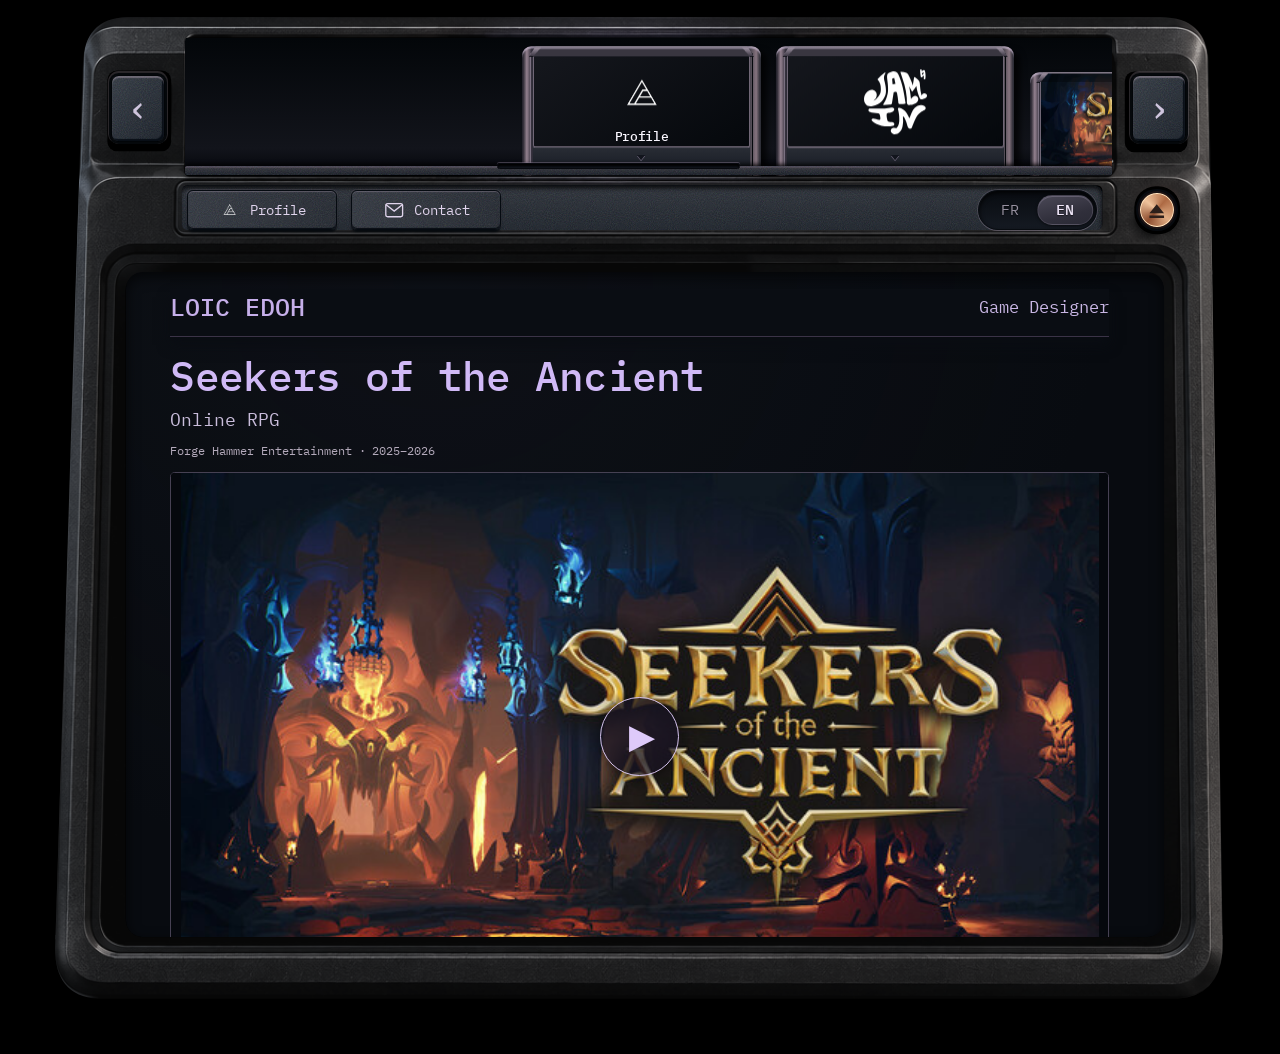
<file: index.html>
<!doctype html><html lang="fr"><head><meta charset="utf-8"><meta name="viewport" content="width=device-width,initial-scale=1"><title>Loïc Edoh — Portfolio</title><meta name="description" content="Portfolio de Loïc Edoh. Conception de jeux et de produits numériques : projets, contexte et contributions."><meta name="theme-color" content="#17181c"><meta property="og:title" content="Loïc Edoh — Portfolio"><meta property="og:description" content="Conception de jeux et de produits numériques. Projets et contributions."><link rel="icon" href="assets/logo.png"><link rel="stylesheet" href="styles/site.css?v=portfolio-console-v1"><link rel="stylesheet" href="styles/console.css?v=portfolio-console-v1"><script src="scripts/site.js?v=portfolio-console-v1" defer></script><link rel="stylesheet" href="styles/concept.css?v=uniform-years-v3"><script src="scripts/tactile.js?v=portfolio-console-v1" defer></script></head><body><a class="skip" href="#screen"><span class="fr" lang="fr">Aller au contenu</span><span class="en" lang="en">Skip to content</span></a><main class="workspace"><div class="equipment"><div class="control-well" aria-hidden="true"></div><div class="rail-sill" aria-hidden="true"></div><div class="slot-seat" aria-hidden="true"></div><div class="shell-finish" aria-hidden="true"></div><svg class="concept-shell desktop-shell" viewBox="20 70 1110 900" preserveAspectRatio="none" aria-hidden="true"><defs><mask id="desktop-shell-mask" maskUnits="userSpaceOnUse" x="0" y="0" width="1536" height="1024"><path d="M92 75H1065Q1108 75 1110 117L1123 894Q1126 948 1081 952H70Q22 952 25 899L51 119Q52 76 92 75Z" fill="white"/><rect x="147" y="94" width="872" height="130" rx="3" fill="black"/><rect x="74" y="125" width="60" height="76" rx="9" fill="black"/><rect x="1031" y="126" width="59" height="76" rx="9" fill="black"/><rect x="144" y="233" width="866" height="42" rx="5" fill="black"/><rect x="1040" y="234" width="43" height="45" rx="20" fill="black"/><rect x="91" y="315" width="977" height="579" rx="16" fill="black"/></mask></defs><defs><clipPath id="desktop-upper"><rect width="1536" height="317"/></clipPath><clipPath id="desktop-screen-stretch"><rect y="313" width="1536" height="629.32"/></clipPath><clipPath id="desktop-lower"><rect y="938.32" width="1536" height="202"/></clipPath></defs><g clip-path="url(#desktop-upper)"><image href="assets/concept.png" width="1536" height="1024" mask="url(#desktop-shell-mask)"/></g><g clip-path="url(#desktop-screen-stretch)"><g transform="translate(0 -25.2) scale(1 1.08)"><image href="assets/concept.png" width="1536" height="1024" mask="url(#desktop-shell-mask)"/></g></g><g clip-path="url(#desktop-lower)"><g transform="translate(0 46.32)"><image href="assets/concept.png" width="1536" height="1024" mask="url(#desktop-shell-mask)"/></g></g></svg><svg class="concept-shell mobile-shell" viewBox="1157 80 348 895" preserveAspectRatio="none" aria-hidden="true"><defs><mask id="mobile-shell-mask" maskUnits="userSpaceOnUse" x="0" y="0" width="1536" height="1024"><path d="M1208 88H1444Q1487 88 1488 132L1498 913Q1499 955 1458 958H1205Q1167 958 1167 915L1166 130Q1166 88 1208 88Z" fill="white"/><rect x="1231" y="112" width="180" height="145" rx="3" fill="black"/><rect x="1179" y="159" width="43" height="64" rx="6" fill="black"/><rect x="1429" y="159" width="44" height="65" rx="6" fill="black"/><rect x="1200" y="267" width="207" height="39" rx="6" fill="black"/><rect x="1423" y="266" width="42" height="43" rx="20" fill="black"/><rect x="1205" y="344" width="251" height="562" rx="8" fill="black"/></mask></defs><defs><clipPath id="mobile-upper"><rect width="1536" height="346"/></clipPath><clipPath id="mobile-screen-stretch"><rect y="342" width="1536" height="610.96"/></clipPath><clipPath id="mobile-lower"><rect y="948.96" width="1536" height="202"/></clipPath></defs><g clip-path="url(#mobile-upper)"><image href="assets/concept.png" width="1536" height="1024" mask="url(#mobile-shell-mask)"/></g><g clip-path="url(#mobile-screen-stretch)"><g transform="translate(0 -27.52) scale(1 1.08)"><image href="assets/concept.png" width="1536" height="1024" mask="url(#mobile-shell-mask)"/></g></g><g clip-path="url(#mobile-lower)"><g transform="translate(0 44.96)"><image href="assets/concept.png" width="1536" height="1024" mask="url(#mobile-shell-mask)"/></g></g></svg><section class="cartridge-module" aria-label="Cartouches / Cartridges"><div class="tray-cheek tray-cheek-left"><button id="shelf-prev" class="hardware shelf-arrow" aria-label="Cartouches précédentes / Previous cartridges" type="button">‹</button></div><div class="rack-window"><div class="cartridge-rack" id="cartridges"><div class="cartridge-slot"><a class="cartridge logo-cart" href="#profile" data-project="profile" aria-controls="profile" aria-expanded="false" aria-label="Profil"><span class="cart-ribs" aria-hidden="true"><img src="assets/logo.png" alt=""></span><span class="cart-label"><img src="assets/logo.png" alt="" loading="eager"><strong><span class="fr" lang="fr">Profil</span><span class="en" lang="en">Profile</span></strong></span><span class="cart-base" aria-hidden="true"><svg viewBox="0 0 24 24"><path d="M5 8h14l-7 9z"/></svg></span></a><span class="selection-light" aria-hidden="true"></span></div><div class="cartridge-slot"><a class="cartridge logo-cart jam-cart" href="#jam-in" data-project="jam-in" aria-controls="jam-in" aria-expanded="false" aria-label="Jam-In"><span class="cart-ribs" aria-hidden="true"><img src="assets/featured/jam-in-logo.svg" alt=""></span><span class="cart-label"><img src="assets/featured/jam-in-logo.svg" alt="" loading="eager"></span><span class="cart-base" aria-hidden="true"><svg viewBox="0 0 24 24"><path d="M5 8h14l-7 9z"/></svg></span></a><span class="selection-light" aria-hidden="true"></span></div><div class="cartridge-slot"><a class="cartridge seekers-cart" href="#seekers" data-project="seekers" aria-controls="seekers" aria-expanded="false" aria-label="Seekers of the Ancient"><span class="cart-ribs" aria-hidden="true"><img src="assets/featured/seekers-header.jpg" alt=""></span><span class="cart-label"><img src="assets/featured/seekers-header.jpg" alt="" loading="eager"></span><span class="cart-base" aria-hidden="true"><svg viewBox="0 0 24 24"><path d="M5 8h14l-7 9z"/></svg></span></a><span class="selection-light" aria-hidden="true"></span></div><div class="cartridge-slot"><a class="cartridge" href="#lucky-luke" data-project="lucky-luke" aria-controls="lucky-luke" aria-expanded="false" aria-label="Lucky Luke: Panique au Saloon"><span class="cart-ribs" aria-hidden="true"><img src="assets/portfolio/page-5-0.png" alt=""></span><span class="cart-label"><img src="assets/portfolio/page-5-0.png" alt="" loading="eager"></span><span class="cart-base" aria-hidden="true"><svg viewBox="0 0 24 24"><path d="M5 8h14l-7 9z"/></svg></span></a><span class="selection-light" aria-hidden="true"></span></div><div class="cartridge-slot"><a class="cartridge" href="#heavy-skits" data-project="heavy-skits" aria-controls="heavy-skits" aria-expanded="false" aria-label="Heavy Skits"><span class="cart-ribs" aria-hidden="true"><img src="assets/game-covers/heavy-skits.png" alt=""></span><span class="cart-label"><img src="assets/game-covers/heavy-skits.png" alt="" loading="eager"></span><span class="cart-base" aria-hidden="true"><svg viewBox="0 0 24 24"><path d="M5 8h14l-7 9z"/></svg></span></a><span class="selection-light" aria-hidden="true"></span></div><div class="cartridge-slot"><a class="cartridge" href="#airship-city" data-project="airship-city" aria-controls="airship-city" aria-expanded="false" aria-label="Airship City"><span class="cart-ribs" aria-hidden="true"><img src="assets/game-covers/airship-city.png" alt=""></span><span class="cart-label"><img src="assets/game-covers/airship-city.png" alt="" loading="eager"></span><span class="cart-base" aria-hidden="true"><svg viewBox="0 0 24 24"><path d="M5 8h14l-7 9z"/></svg></span></a><span class="selection-light" aria-hidden="true"></span></div><div class="cartridge-slot"><a class="cartridge" href="#delivered-with-care" data-project="delivered-with-care" aria-controls="delivered-with-care" aria-expanded="false" aria-label="Delivered With Care"><span class="cart-ribs" aria-hidden="true"><img src="assets/game-covers/dwc.png" alt=""></span><span class="cart-label"><img src="assets/game-covers/dwc.png" alt="" loading="eager"></span><span class="cart-base" aria-hidden="true"><svg viewBox="0 0 24 24"><path d="M5 8h14l-7 9z"/></svg></span></a><span class="selection-light" aria-hidden="true"></span></div><div class="cartridge-slot"><a class="cartridge" href="#greedy-bubble" data-project="greedy-bubble" aria-controls="greedy-bubble" aria-expanded="false" aria-label="Greedy Bubble"><span class="cart-ribs" aria-hidden="true"><img src="assets/game-covers/greedy-bubble.png" alt=""></span><span class="cart-label"><img src="assets/game-covers/greedy-bubble.png" alt="" loading="eager"></span><span class="cart-base" aria-hidden="true"><svg viewBox="0 0 24 24"><path d="M5 8h14l-7 9z"/></svg></span></a><span class="selection-light" aria-hidden="true"></span></div><div class="cartridge-slot"><a class="cartridge logo-cart contact-cart" href="#contact-panel" data-project="contact-panel" aria-controls="contact-panel" aria-expanded="false" aria-label="Contact"><span class="cart-ribs" aria-hidden="true"></span><span class="cart-label"><svg viewBox="0 0 24 24" aria-hidden="true"><rect x="3" y="5" width="18" height="14" rx="2"/><path d="m3 6 9 7 9-7"/></svg><strong>Contact</strong></span><span class="cart-base" aria-hidden="true"><svg viewBox="0 0 24 24"><path d="M5 8h14l-7 9z"/></svg></span></a><span class="selection-light" aria-hidden="true"></span></div></div><div class="module-lip" aria-hidden="true"></div></div><div class="tray-cheek tray-cheek-right"><button id="shelf-next" class="hardware shelf-arrow" aria-label="Cartouches suivantes / Next cartridges" type="button">›</button></div></section><div class="monitor-foot" aria-hidden="true"></div><section class="monitor" aria-label="Portfolio"><div class="control-deck"><div class="navigation-keys"><button id="profile-shortcut" class="hardware profile-key" type="button" aria-label="Profil / Profile"><img class="personal-logo" src="assets/logo.png" alt=""><span class="fr" lang="fr">Profil</span><span class="en" lang="en">Profile</span></button><button id="contact-shortcut" class="hardware contact-key" type="button" aria-controls="contact-panel" aria-label="Contact"><svg viewBox="0 0 24 24" aria-hidden="true"><rect x="3" y="5" width="18" height="14" rx="2"/><path d="m3 6 9 7 9-7"/></svg><span class="contact-caption">Contact</span></button><div class="speaker" aria-hidden="true"></div><div class="languages" role="group" aria-label="Langue / Language"><span class="language-slider" aria-hidden="true"></span><button type="button" data-lang="fr" aria-pressed="true" aria-label="Français">FR</button><button type="button" data-lang="en" aria-pressed="false" aria-label="English">EN</button></div></div><span class="power" aria-hidden="true"></span><button id="eject" class="eject-key" type="button" aria-label="Éjecter la cartouche / Eject cartridge"><svg viewBox="0 0 24 24" aria-hidden="true"><path d="M12 4 3 15h18L12 4Zm-9 14h18v3H3z"/></svg></button></div><div class="bezel"><div class="screen" id="screen" tabindex="0" aria-label="Contenu de la cartouche / Cartridge content"><div class="screen-top"><span>LOIC EDOH</span><span class="screen-status" id="screen-role">Designer</span></div><div id="empty-screen" hidden><div class="slot-symbol" aria-hidden="true">↓</div><h1><span class="fr" lang="fr">Insérez une cartouche</span><span class="en" lang="en">Insert a cartridge</span></h1><p><span class="fr" lang="fr">Choisissez un projet ci-dessus.</span><span class="en" lang="en">Choose a project above.</span></p></div><article id="profile" class="project-panel profile-panel"><div class="profile-heading"><img class="personal-logo" src="assets/logo.png" alt=""><div><p class="eyebrow"><span class="fr" lang="fr">Profil</span><span class="en" lang="en">Profile</span></p><h1>Loïc Edoh</h1><p class="roles"><span class="fr" lang="fr">Concepteur de jeux · Conception produit</span><span class="en" lang="en">Game Designer · Product Design</span></p></div></div><div class="profile-copy"><p><span class="fr" lang="fr">Je conçois des systèmes et des expériences interactives, du jeu vidéo aux produits numériques. Mon travail couvre la recherche, la définition des mécaniques, le prototypage, la documentation et les itérations avec les équipes de production.</span><span class="en" lang="en">I design interactive systems and experiences, from video games to digital products. My work includes research, mechanics design, prototyping, documentation and iteration with production teams.</span></p><p><span class="fr" lang="fr">J’ai travaillé sur Seekers of the Ancient chez Forge Hammer Entertainment. Je développe également Jam-In, une plateforme qui aide les gens à découvrir des événements de musique locaux.</span><span class="en" lang="en">I worked on Seekers of the Ancient at Forge Hammer Entertainment. I also develop Jam-In, a platform that helps people discover local music events.</span></p></div><div class="profile-section"><h2><span class="fr" lang="fr">Projets</span><span class="en" lang="en">Projects</span></h2><div class="project-index"><a href="#jam-in" class="index-link"><span class="project-link-copy"><span class="project-link-title">Jam-In</span><span class="project-link-subtitle"><span class="fr" lang="fr">Conception Produit</span><span class="en" lang="en">Product Design</span></span></span><span aria-hidden="true">↗</span></a><a href="#seekers" class="index-link"><span class="project-link-copy"><span class="project-link-title">Seekers of the Ancient</span><span class="project-link-subtitle"><span class="fr" lang="fr">RPG en ligne</span><span class="en" lang="en">Online RPG</span></span></span><span aria-hidden="true">↗</span></a><a href="#lucky-luke" class="index-link"><span class="project-link-copy"><span class="project-link-title">Lucky Luke: Panique au Saloon</span><span class="project-link-subtitle"><span class="fr" lang="fr">VR Shooter</span><span class="en" lang="en">VR Shooter</span></span></span><span aria-hidden="true">↗</span></a><a href="#heavy-skits" class="index-link"><span class="project-link-copy"><span class="project-link-title">Heavy Skits</span><span class="project-link-subtitle"><span class="fr" lang="fr">Card Game - Game Jam</span><span class="en" lang="en">Card Game - Game Jam</span></span></span><span aria-hidden="true">↗</span></a><a href="#airship-city" class="index-link"><span class="project-link-copy"><span class="project-link-title">Airship City</span><span class="project-link-subtitle"><span class="fr" lang="fr">City Builder</span><span class="en" lang="en">City Builder</span></span></span><span aria-hidden="true">↗</span></a><a href="#delivered-with-care" class="index-link"><span class="project-link-copy"><span class="project-link-title">Delivered With Care</span><span class="project-link-subtitle"><span class="fr" lang="fr">Platformer - Game Jam</span><span class="en" lang="en">Platformer - Game Jam</span></span></span><span aria-hidden="true">↗</span></a><a href="#greedy-bubble" class="index-link"><span class="project-link-copy"><span class="project-link-title">Greedy Bubble</span><span class="project-link-subtitle"><span class="fr" lang="fr">Bubble Catcher - Game Jam</span><span class="en" lang="en">Bubble Catcher - Game Jam</span></span></span><span aria-hidden="true">↗</span></a></div></div><section class="profile-section contact"><h2>Contact</h2><a class="index-link" href="#contact-panel"><span class="fr" lang="fr">Formulaire de contact</span><span class="en" lang="en">Contact form</span> <span aria-hidden="true">→</span></a><a href="mailto:l.edoh@outlook.com">l.edoh@outlook.com <span>↗</span></a><a href="https://www.linkedin.com/in/lo%C3%AFc-edoh-3798aa196/" target="_blank" rel="noopener noreferrer">LinkedIn <span>↗</span></a><a href="https://en-ra.itch.io/" target="_blank" rel="noopener noreferrer">itch.io <span>↗</span></a></section></article><article id="jam-in" class="project-panel" hidden><div class="project-heading"><h1>Jam-In</h1><p class="project-subtitle"><span class="fr" lang="fr">Conception Produit</span><span class="en" lang="en">Product Design</span></p><p class="project-meta"><span class="project-context"><span class="fr" lang="fr">Fondateur</span><span class="en" lang="en">Founder</span></span><span class="meta-separator" aria-hidden="true">·</span><span class="project-year">2025</span></p></div><div class="lead-media still"><img src="assets/featured/jam-in.png" alt="Jam-In" loading="lazy"></div><div class="project-body"><p class="description"><span class="fr" lang="fr">Plateforme de découverte et de gestion d’événements musicaux locaux : jam sessions, scènes ouvertes et concerts. Pour les publics comme pour les organisateurs.</span><span class="en" lang="en">Platform to discover and manage local live music events: jam sessions, open mics and concerts, for audiences and organizers.</span></p><section class="contributions"><h2>Contributions</h2><ul><li><span class="fr" lang="fr">Fondation et conception du produit de bout en bout : recherche utilisateurs, stratégie, parcours, spécifications, priorisation et lancement.</span><span class="en" lang="en">Founded and designed the product end to end: user research, strategy, user journeys, specifications, prioritization and launch.</span></li><li><span class="fr" lang="fr">Validation du besoin avant le développement : premier test d’inscription, puis prototype sous forme d’infolettre pour explorer la découverte d’événements locaux.</span><span class="en" lang="en">Validated demand before development through an initial sign-up test, then a newsletter prototype exploring local event discovery.</span></li><li><span class="fr" lang="fr">Conception des parcours de découverte et des outils organisateurs à partir des usages terrain et de retours directs.</span><span class="en" lang="en">Designed discovery journeys and organizer tools based on field observations and direct feedback.</span></li><li><span class="fr" lang="fr">Évolution des modèles de récurrence, de la gestion des médias et de la prise en charge de plusieurs identités d’organisateurs.</span><span class="en" lang="en">Iterated on recurring-event models, media management and support for multiple organizer identities.</span></li><li><span class="fr" lang="fr">Mise en place d’un développement assisté par agents IA : traduction des spécifications en implémentation, analyse des contraintes techniques, déploiement et itérations.</span><span class="en" lang="en">Established an AI-agent-assisted development workflow: translating specifications into implementation, analyzing technical constraints, deploying and iterating.</span></li></ul></section><a class="project-link" href="https://www.jam-in.net/" target="_blank" rel="noopener noreferrer"><span class="fr" lang="fr">Découvrir Jam-In</span><span class="en" lang="en">Explore Jam-In</span> <span aria-hidden="true">↗</span></a></div><section class="related-projects"><h2><span class="fr" lang="fr">Autres projets</span><span class="en" lang="en">Other projects</span></h2><div class="related-grid"><a class="index-link related-link" href="#seekers"><img class="related-art" src="assets/featured/seekers.jpg" alt="" loading="lazy"><span class="project-link-copy"><span class="project-link-title">Seekers of the Ancient</span><span class="project-link-subtitle"><span class="fr" lang="fr">RPG en ligne</span><span class="en" lang="en">Online RPG</span></span></span><span aria-hidden="true">→</span></a><a class="index-link related-link" href="#lucky-luke"><img class="related-art" src="assets/portfolio/page-5-0.png" alt="" loading="lazy"><span class="project-link-copy"><span class="project-link-title">Lucky Luke: Panique au Saloon</span><span class="project-link-subtitle"><span class="fr" lang="fr">VR Shooter</span><span class="en" lang="en">VR Shooter</span></span></span><span aria-hidden="true">→</span></a></div></section></article><article id="seekers" class="project-panel" hidden><div class="project-heading"><h1>Seekers of the Ancient</h1><p class="project-subtitle"><span class="fr" lang="fr">RPG en ligne</span><span class="en" lang="en">Online RPG</span></p><p class="project-meta"><span class="project-context"><span class="fr" lang="fr">Forge Hammer Entertainment</span><span class="en" lang="en">Forge Hammer Entertainment</span></span><span class="meta-separator" aria-hidden="true">·</span><span class="project-year">2025–2026</span></p></div><div class="lead-media youtube"><button class="video-poster" type="button" aria-label="Lire la vidéo / Play video"><img src="assets/featured/seekers.jpg" alt=""><span class="play-disc" aria-hidden="true">▶</span></button><iframe hidden data-src="https://www.youtube-nocookie.com/embed/H1DFRMB-EGY?rel=0" title="Seekers of the Ancient" allow="accelerometer; autoplay; encrypted-media; gyroscope; picture-in-picture; fullscreen" allowfullscreen></iframe></div><a class="video-source" href="https://youtu.be/H1DFRMB-EGY" target="_blank" rel="noopener noreferrer"><span class="fr" lang="fr">Voir la vidéo source</span><span class="en" lang="en">View original video</span> ↗</a><div class="project-body"><p class="description"><span class="fr" lang="fr">Conception de quêtes et d’activités pour un RPG en monde ouvert, en collaboration avec l’équipe technique. Développement d’outils assistés par agents IA pour soutenir la production.</span><span class="en" lang="en">Quest and activity design for an open-world RPG, working with the technical team. Development of AI-agent-assisted tools to support production.</span></p><section class="contributions"><h2>Contributions</h2><ul><li><span class="fr" lang="fr">Conception et équilibrage de quêtes, d’activités et de mécaniques interconnectées : rythme, progression, conditions et challenge.</span><span class="en" lang="en">Design and balancing of quests, activities and interconnected mechanics: pacing, progression, conditions and challenge.</span></li><li><span class="fr" lang="fr">Production des quêtes de la conception à l’intégration en moteur, puis itérations avec l’équipe technique selon les contraintes de production et les retours sur l’expérience joueur.</span><span class="en" lang="en">Quest production from design to in-engine integration, followed by iteration with the technical team based on production constraints and player-experience feedback.</span></li><li><span class="fr" lang="fr">Identification d’une limitation du système de quêtes et proposition d’une gestion de leurs dépendances et de leur hiérarchie, utilisée sur plusieurs séries de quêtes.</span><span class="en" lang="en">Identified a limitation in the quest system and proposed dependency and hierarchy management used across multiple quest series.</span></li><li><span class="fr" lang="fr">Développement d’un agent autonome personnalisé avec Hermes Agent pour accompagner la production des quêtes, de l’idéation à l’intégration en moteur.</span><span class="en" lang="en">Developed a custom autonomous agent with Hermes Agent to support quest production, from ideation to in-engine integration.</span></li></ul></section><a class="project-link" href="https://store.steampowered.com/app/2598580/Seekers_of_the_Ancient/" target="_blank" rel="noopener noreferrer"><span class="fr" lang="fr">Voir sur Steam</span><span class="en" lang="en">View on Steam</span> <span aria-hidden="true">↗</span></a></div><section class="project-gallery"><h2><span class="fr" lang="fr">Images et documents</span><span class="en" lang="en">Images and documents</span></h2><div class="gallery-grid"><a href="assets/project_images/seekers/1.jpg"><img src="assets/project_images/seekers/1.jpg" alt="Seekers of the Ancient — capture de jeu 1" loading="lazy"></a><a href="assets/project_images/seekers/2.jpg"><img src="assets/project_images/seekers/2.jpg" alt="Seekers of the Ancient — capture de jeu 2" loading="lazy"></a><a href="assets/project_images/seekers/3.jpg"><img src="assets/project_images/seekers/3.jpg" alt="Seekers of the Ancient — capture de jeu 3" loading="lazy"></a></div></section><section class="related-projects"><h2><span class="fr" lang="fr">Autres projets</span><span class="en" lang="en">Other projects</span></h2><div class="related-grid"><a class="index-link related-link" href="#lucky-luke"><img class="related-art" src="assets/portfolio/page-5-0.png" alt="" loading="lazy"><span class="project-link-copy"><span class="project-link-title">Lucky Luke: Panique au Saloon</span><span class="project-link-subtitle"><span class="fr" lang="fr">VR Shooter</span><span class="en" lang="en">VR Shooter</span></span></span><span aria-hidden="true">→</span></a><a class="index-link related-link" href="#heavy-skits"><img class="related-art" src="assets/game-covers/heavy-skits.png" alt="" loading="lazy"><span class="project-link-copy"><span class="project-link-title">Heavy Skits</span><span class="project-link-subtitle"><span class="fr" lang="fr">Card Game - Game Jam</span><span class="en" lang="en">Card Game - Game Jam</span></span></span><span aria-hidden="true">→</span></a></div></section></article><article id="lucky-luke" class="project-panel" hidden><div class="project-heading"><h1>Lucky Luke: Panique au Saloon</h1><p class="project-subtitle"><span class="fr" lang="fr">VR Shooter</span><span class="en" lang="en">VR Shooter</span></p><p class="project-meta"><span class="project-context"><span class="fr" lang="fr">Kalank Games · FIBD</span><span class="en" lang="en">Kalank Games · FIBD</span></span><span class="meta-separator" aria-hidden="true">·</span><span class="project-year">2025</span></p></div><div class="lead-media youtube"><button class="video-poster" type="button" aria-label="Lire la vidéo / Play video"><img src="assets/portfolio/page-5-0.png" alt=""><span class="play-disc" aria-hidden="true">▶</span></button><iframe hidden data-src="https://www.youtube-nocookie.com/embed/pe22dM1mmOw?rel=0" title="Lucky Luke: Panique au Saloon" allow="accelerometer; autoplay; encrypted-media; gyroscope; picture-in-picture; fullscreen" allowfullscreen></iframe></div><a class="video-source" href="https://youtu.be/pe22dM1mmOw" target="_blank" rel="noopener noreferrer"><span class="fr" lang="fr">Voir la vidéo source</span><span class="en" lang="en">View original video</span> ↗</a><div class="project-body"><p class="description"><span class="fr" lang="fr">Expérience de tir en réalité virtuelle de cinq minutes, répartie sur trois niveaux. Conçue chez Kalank Games, présentée au Festival International de la Bande Dessinée d’Angoulême 2025 (FIBD), puis adaptée et déployée au Parc Spirou Provence.</span><span class="en" lang="en">A five-minute VR shooting experience across three levels. Developed at Kalank Games, presented at Angoulême International Comic Festival 2025 (FIBD), then adapted and deployed at Parc Spirou Provence.</span></p><section class="contributions"><h2>Contributions</h2><ul><li><span class="fr" lang="fr">Conception de bout en bout : structure de l’expérience, enchaînement des trois niveaux et parcours du joueur.</span><span class="en" lang="en">End-to-end design: experience structure, three-level sequence and player routes.</span></li><li><span class="fr" lang="fr">Conception des systèmes de combat et des règles de score ; équilibrage du rythme, de la progression et de la difficulté pour une session VR courte.</span><span class="en" lang="en">Combat and scoring systems; balancing pacing, progression and difficulty for a short VR session.</span></li><li><span class="fr" lang="fr">Production des layouts et spécifications nécessaires à la réalisation des niveaux.</span><span class="en" lang="en">Production of level layouts and implementation specifications.</span></li><li><span class="fr" lang="fr">Collaboration directe avec les programmeurs, de la conception au graybox et à l’implémentation.</span><span class="en" lang="en">Direct collaboration with programmers, from design through grayboxing and implementation.</span></li><li><span class="fr" lang="fr">Travail sur les outils de level design et les dialogues.</span><span class="en" lang="en">Work on level design tools and dialogue.</span></li></ul></section></div><section class="project-gallery"><h2><span class="fr" lang="fr">Images et documents</span><span class="en" lang="en">Images and documents</span></h2><div class="gallery-grid"><a href="assets/portfolio/page-5-0.png" target="_blank" rel="noopener"><img src="assets/portfolio/page-5-0.png" alt="Lucky Luke: Panique au Saloon — 1" loading="lazy"></a></div></section><section class="related-projects"><h2><span class="fr" lang="fr">Autres projets</span><span class="en" lang="en">Other projects</span></h2><div class="related-grid"><a class="index-link related-link" href="#heavy-skits"><img class="related-art" src="assets/game-covers/heavy-skits.png" alt="" loading="lazy"><span class="project-link-copy"><span class="project-link-title">Heavy Skits</span><span class="project-link-subtitle"><span class="fr" lang="fr">Card Game - Game Jam</span><span class="en" lang="en">Card Game - Game Jam</span></span></span><span aria-hidden="true">→</span></a><a class="index-link related-link" href="#airship-city"><img class="related-art" src="assets/game-covers/airship-city.png" alt="" loading="lazy"><span class="project-link-copy"><span class="project-link-title">Airship City</span><span class="project-link-subtitle"><span class="fr" lang="fr">City Builder</span><span class="en" lang="en">City Builder</span></span></span><span aria-hidden="true">→</span></a></div></section></article><article id="heavy-skits" class="project-panel" hidden><div class="project-heading"><h1>Heavy Skits</h1><p class="project-subtitle"><span class="fr" lang="fr">Card Game - Game Jam</span><span class="en" lang="en">Card Game - Game Jam</span></p><p class="project-meta"><span class="project-context"><span class="fr" lang="fr">Game jam</span><span class="en" lang="en">Game jam</span></span><span class="meta-separator" aria-hidden="true">·</span><span class="project-year">2024</span></p></div><div class="lead-media"><video controls playsinline preload="none" poster="assets/game-covers/heavy-skits.png" aria-label="Heavy Skits"><source src="assets/gameplay-web/heavy-skits.mp4" type="video/mp4"></video></div><div class="project-body"><p class="description"><span class="fr" lang="fr">Jeu de cartes humoristique où chaque blague a un poids et doit correspondre aux goûts du public, sous pression du temps. Réalisé en 48 heures au sein d’une équipe de six personnes.</span><span class="en" lang="en">A timed comedy card game where jokes have different weights and must match the audience’s preferences. Created in 48 hours by a team of six.</span></p><section class="contributions"><h2>Contributions</h2><ul><li><span class="fr" lang="fr">Itérations rapides pendant la game jam.</span><span class="en" lang="en">Rapid iteration during a game jam.</span></li><li><span class="fr" lang="fr">Mécaniques de cartes et réactions.</span><span class="en" lang="en">Card and audience reaction mechanics.</span></li><li><span class="fr" lang="fr">Système pour l’intégration sonore.</span><span class="en" lang="en">System supporting audio integration.</span></li></ul></section><a class="project-link" href="https://en-ra.itch.io/heavy-skits" target="_blank" rel="noopener noreferrer"><span class="fr" lang="fr">Jouer sur itch.io</span><span class="en" lang="en">Play on itch.io</span> <span aria-hidden="true">↗</span></a></div><section class="project-gallery"><h2><span class="fr" lang="fr">Images et documents</span><span class="en" lang="en">Images and documents</span></h2><div class="gallery-grid"><a href="assets/project_images/heavy-skits/screeshot-1.png" target="_blank" rel="noopener"><img src="assets/project_images/heavy-skits/screeshot-1.png" alt="Heavy Skits — 1" loading="lazy"></a><a href="assets/project_images/heavy-skits/screeshot-3.png" target="_blank" rel="noopener"><img src="assets/project_images/heavy-skits/screeshot-3.png" alt="Heavy Skits — 2" loading="lazy"></a></div></section><section class="related-projects"><h2><span class="fr" lang="fr">Autres projets</span><span class="en" lang="en">Other projects</span></h2><div class="related-grid"><a class="index-link related-link" href="#airship-city"><img class="related-art" src="assets/game-covers/airship-city.png" alt="" loading="lazy"><span class="project-link-copy"><span class="project-link-title">Airship City</span><span class="project-link-subtitle"><span class="fr" lang="fr">City Builder</span><span class="en" lang="en">City Builder</span></span></span><span aria-hidden="true">→</span></a><a class="index-link related-link" href="#delivered-with-care"><img class="related-art" src="assets/game-covers/dwc.png" alt="" loading="lazy"><span class="project-link-copy"><span class="project-link-title">Delivered With Care</span><span class="project-link-subtitle"><span class="fr" lang="fr">Platformer - Game Jam</span><span class="en" lang="en">Platformer - Game Jam</span></span></span><span aria-hidden="true">→</span></a></div></section></article><article id="airship-city" class="project-panel" hidden><div class="project-heading"><h1>Airship City</h1><p class="project-subtitle"><span class="fr" lang="fr">City Builder</span><span class="en" lang="en">City Builder</span></p><p class="project-meta"><span class="project-context"><span class="fr" lang="fr">Prototype</span><span class="en" lang="en">Prototype</span></span><span class="meta-separator" aria-hidden="true">·</span><span class="project-year">2023</span></p></div><div class="lead-media"><video controls playsinline preload="none" poster="assets/game-covers/airship-city.png" aria-label="Airship City"><source src="assets/gameplay-web/airship-city.mp4" type="video/mp4"></video></div><div class="project-body"><p class="description"><span class="fr" lang="fr">Un prototype de city builder où l’on gère une flotte de vaisseaux volants, ses ressources et les effets de la météo.</span><span class="en" lang="en">A city-builder prototype about managing a fleet of flying ships, its resources and the effects of the weather.</span></p><section class="contributions"><h2>Contributions</h2><ul><li><span class="fr" lang="fr">Participation à la conception du système de météo, des bâtiments déblocables et du fonctionnement des bateaux.</span><span class="en" lang="en">Contributed to the design of the weather system, unlockable buildings and ship mechanics.</span></li><li><span class="fr" lang="fr">Construction d’une chronologie de progression pour guider l’équilibrage.</span><span class="en" lang="en">Creation of a progression timeline to guide balancing.</span></li><li><span class="fr" lang="fr">Paramétrage dans FMOD des ambiances et de la musique en fonction des situations de jeu.</span><span class="en" lang="en">FMOD parameters for ambience and music responding to gameplay situations.</span></li></ul></section></div><section class="project-gallery"><h2><span class="fr" lang="fr">Images et documents</span><span class="en" lang="en">Images and documents</span></h2><div class="gallery-grid"><a href="assets/project_images/airship-city/gameplay-timeline_2.png" target="_blank" rel="noopener"><img src="assets/project_images/airship-city/gameplay-timeline_2.png" alt="Airship City — 1" loading="lazy"></a><a href="assets/project_images/airship-city/fleet.png" target="_blank" rel="noopener"><img src="assets/project_images/airship-city/fleet.png" alt="Airship City — 2" loading="lazy"></a></div></section><section class="related-projects"><h2><span class="fr" lang="fr">Autres projets</span><span class="en" lang="en">Other projects</span></h2><div class="related-grid"><a class="index-link related-link" href="#delivered-with-care"><img class="related-art" src="assets/game-covers/dwc.png" alt="" loading="lazy"><span class="project-link-copy"><span class="project-link-title">Delivered With Care</span><span class="project-link-subtitle"><span class="fr" lang="fr">Platformer - Game Jam</span><span class="en" lang="en">Platformer - Game Jam</span></span></span><span aria-hidden="true">→</span></a><a class="index-link related-link" href="#greedy-bubble"><img class="related-art" src="assets/game-covers/greedy-bubble.png" alt="" loading="lazy"><span class="project-link-copy"><span class="project-link-title">Greedy Bubble</span><span class="project-link-subtitle"><span class="fr" lang="fr">Bubble Catcher - Game Jam</span><span class="en" lang="en">Bubble Catcher - Game Jam</span></span></span><span aria-hidden="true">→</span></a></div></section></article><article id="delivered-with-care" class="project-panel" hidden><div class="project-heading"><h1>Delivered With Care</h1><p class="project-subtitle"><span class="fr" lang="fr">Platformer - Game Jam</span><span class="en" lang="en">Platformer - Game Jam</span></p><p class="project-meta"><span class="project-context"><span class="fr" lang="fr">Game jam</span><span class="en" lang="en">Game jam</span></span><span class="meta-separator" aria-hidden="true">·</span><span class="project-year">2023</span></p></div><div class="lead-media"><video controls playsinline preload="none" poster="assets/game-covers/dwc.png" aria-label="Delivered With Care"><source src="assets/gameplay-web/dwc.mp4" type="video/mp4"></video></div><div class="project-body"><p class="description"><span class="fr" lang="fr">Un jeu de plateforme 2D où le colis permet des mouvements spéciaux, mais ne doit pas toucher le sol trop souvent.</span><span class="en" lang="en">A 2D platformer where a package enables special moves, but must not hit the ground too often.</span></p><section class="contributions"><h2>Contributions</h2><ul><li><span class="fr" lang="fr">Conception du gameplay et des niveaux autour du colis.</span><span class="en" lang="en">Gameplay and level design built around the package.</span></li><li><span class="fr" lang="fr">Introduction progressive des mécaniques dans les niveaux.</span><span class="en" lang="en">Progressive introduction of mechanics throughout the levels.</span></li><li><span class="fr" lang="fr">Effets sonores, musique et intégration.</span><span class="en" lang="en">Sound effects, music and integration.</span></li></ul></section><a class="project-link" href="https://steeviee.itch.io/delivered-with-care" target="_blank" rel="noopener noreferrer"><span class="fr" lang="fr">Jouer sur itch.io</span><span class="en" lang="en">Play on itch.io</span> <span aria-hidden="true">↗</span></a></div><section class="project-gallery"><h2><span class="fr" lang="fr">Images et documents</span><span class="en" lang="en">Images and documents</span></h2><div class="gallery-grid"><a href="assets/project_images/dwc/gameplay-park-original.png" target="_blank" rel="noopener"><img src="assets/project_images/dwc/gameplay-park-original.png" alt="Delivered With Care — 1" loading="lazy"></a></div></section><section class="related-projects"><h2><span class="fr" lang="fr">Autres projets</span><span class="en" lang="en">Other projects</span></h2><div class="related-grid"><a class="index-link related-link" href="#greedy-bubble"><img class="related-art" src="assets/game-covers/greedy-bubble.png" alt="" loading="lazy"><span class="project-link-copy"><span class="project-link-title">Greedy Bubble</span><span class="project-link-subtitle"><span class="fr" lang="fr">Bubble Catcher - Game Jam</span><span class="en" lang="en">Bubble Catcher - Game Jam</span></span></span><span aria-hidden="true">→</span></a><a class="index-link related-link" href="#jam-in"><img class="related-art" src="assets/featured/jam-in.png" alt="" loading="lazy"><span class="project-link-copy"><span class="project-link-title">Jam-In</span><span class="project-link-subtitle"><span class="fr" lang="fr">Conception Produit</span><span class="en" lang="en">Product Design</span></span></span><span aria-hidden="true">→</span></a></div></section></article><article id="greedy-bubble" class="project-panel" hidden><div class="project-heading"><h1>Greedy Bubble</h1><p class="project-subtitle"><span class="fr" lang="fr">Bubble Catcher - Game Jam</span><span class="en" lang="en">Bubble Catcher - Game Jam</span></p><p class="project-meta"><span class="project-context"><span class="fr" lang="fr">Game jam</span><span class="en" lang="en">Game jam</span></span><span class="meta-separator" aria-hidden="true">·</span><span class="project-year">2023</span></p></div><div class="lead-media"><video controls playsinline preload="none" poster="assets/game-covers/greedy-bubble.png" aria-label="Greedy Bubble"><source src="assets/gameplay-web/greedy-bubble.mp4" type="video/mp4"></video></div><div class="project-body"><p class="description"><span class="fr" lang="fr">Un jeu d’arcade où une bulle sous-marine ramasse des pièces et évite des harpons, avec une difficulté croissante.</span><span class="en" lang="en">An arcade game where an underwater bubble collects coins and avoids harpoons, with increasing difficulty.</span></p><section class="contributions"><h2>Contributions</h2><ul><li><span class="fr" lang="fr">Définition et documentation d’un gameplay adapté au temps disponible.</span><span class="en" lang="en">Definition and documentation of gameplay suited to the available time.</span></li><li><span class="fr" lang="fr">Équilibrage par itération sur des paramètres exposés dans Unity.</span><span class="en" lang="en">Iterative balancing using parameters exposed in Unity.</span></li><li><span class="fr" lang="fr">Composition de la musique et intégration audio.</span><span class="en" lang="en">Music composition and audio integration.</span></li></ul></section><a class="project-link" href="https://azarmajed.itch.io/greedy-bubble" target="_blank" rel="noopener noreferrer"><span class="fr" lang="fr">Jouer sur itch.io</span><span class="en" lang="en">Play on itch.io</span> <span aria-hidden="true">↗</span></a></div><section class="project-gallery"><h2><span class="fr" lang="fr">Images et documents</span><span class="en" lang="en">Images and documents</span></h2><div class="gallery-grid"><a href="assets/project_images/greedy-bubble/core-gameplay.jpg" target="_blank" rel="noopener"><img src="assets/project_images/greedy-bubble/core-gameplay.jpg" alt="Greedy Bubble — 1" loading="lazy"></a><a href="assets/project_images/greedy-bubble/screenshot-2.png" target="_blank" rel="noopener"><img src="assets/project_images/greedy-bubble/screenshot-2.png" alt="Greedy Bubble — 2" loading="lazy"></a></div></section><section class="related-projects"><h2><span class="fr" lang="fr">Autres projets</span><span class="en" lang="en">Other projects</span></h2><div class="related-grid"><a class="index-link related-link" href="#jam-in"><img class="related-art" src="assets/featured/jam-in.png" alt="" loading="lazy"><span class="project-link-copy"><span class="project-link-title">Jam-In</span><span class="project-link-subtitle"><span class="fr" lang="fr">Conception Produit</span><span class="en" lang="en">Product Design</span></span></span><span aria-hidden="true">→</span></a><a class="index-link related-link" href="#seekers"><img class="related-art" src="assets/featured/seekers.jpg" alt="" loading="lazy"><span class="project-link-copy"><span class="project-link-title">Seekers of the Ancient</span><span class="project-link-subtitle"><span class="fr" lang="fr">RPG en ligne</span><span class="en" lang="en">Online RPG</span></span></span><span aria-hidden="true">→</span></a></div></section></article><article id="contact-panel" class="project-panel" hidden><div class="project-heading"><p class="eyebrow"><span class="fr" lang="fr">Écrivez-moi</span><span class="en" lang="en">Write to me</span></p><h1>Contact</h1></div><form id="contact-form" action="https://api.web3forms.com/submit" method="POST"><input type="hidden" name="access_key" value="ba5fc664-6fb5-4702-818b-b686d25e02b7"><input type="hidden" name="subject" value="Message depuis le portfolio de Loïc Edoh"><input type="checkbox" name="botcheck" hidden tabindex="-1"><label for="contact-name"><span class="fr" lang="fr">Nom</span><span class="en" lang="en">Name</span></label><input id="contact-name" name="name" autocomplete="name" maxlength="120" required><label for="contact-email"><span class="fr" lang="fr">Adresse courriel</span><span class="en" lang="en">Email address</span></label><input id="contact-email" type="email" name="email" autocomplete="email" maxlength="254" required><label for="contact-message">Message</label><textarea id="contact-message" name="message" rows="5" maxlength="10000" required></textarea><button class="project-link" type="submit"><span class="fr" lang="fr">Envoyer le message</span><span class="en" lang="en">Send message</span> <span aria-hidden="true">↗</span></button><p id="contact-result" role="status" aria-live="polite"></p></form><p class="direct-email"><span class="fr" lang="fr">Ou par courriel :</span><span class="en" lang="en">Or by email:</span> <a href="mailto:l.edoh@outlook.com">l.edoh@outlook.com</a></p></article></div></div></section></div><footer><span id="loaded-name" role="status" aria-live="polite"><span class="fr" lang="fr">Profil</span><span class="en" lang="en">Profile</span></span><span class="rack-hint"><span class="fr" lang="fr">Choisissez une cartouche</span><span class="en" lang="en">Choose a cartridge</span> <span aria-hidden="true">↓</span></span></footer></main><button id="back-to-top" type="button" aria-label="Haut de page / Scroll to top" hidden><svg viewBox="0 0 24 24" aria-hidden="true"><path d="m6 14 6-6 6 6M12 8v12"/></svg></button></body></html>
</file>
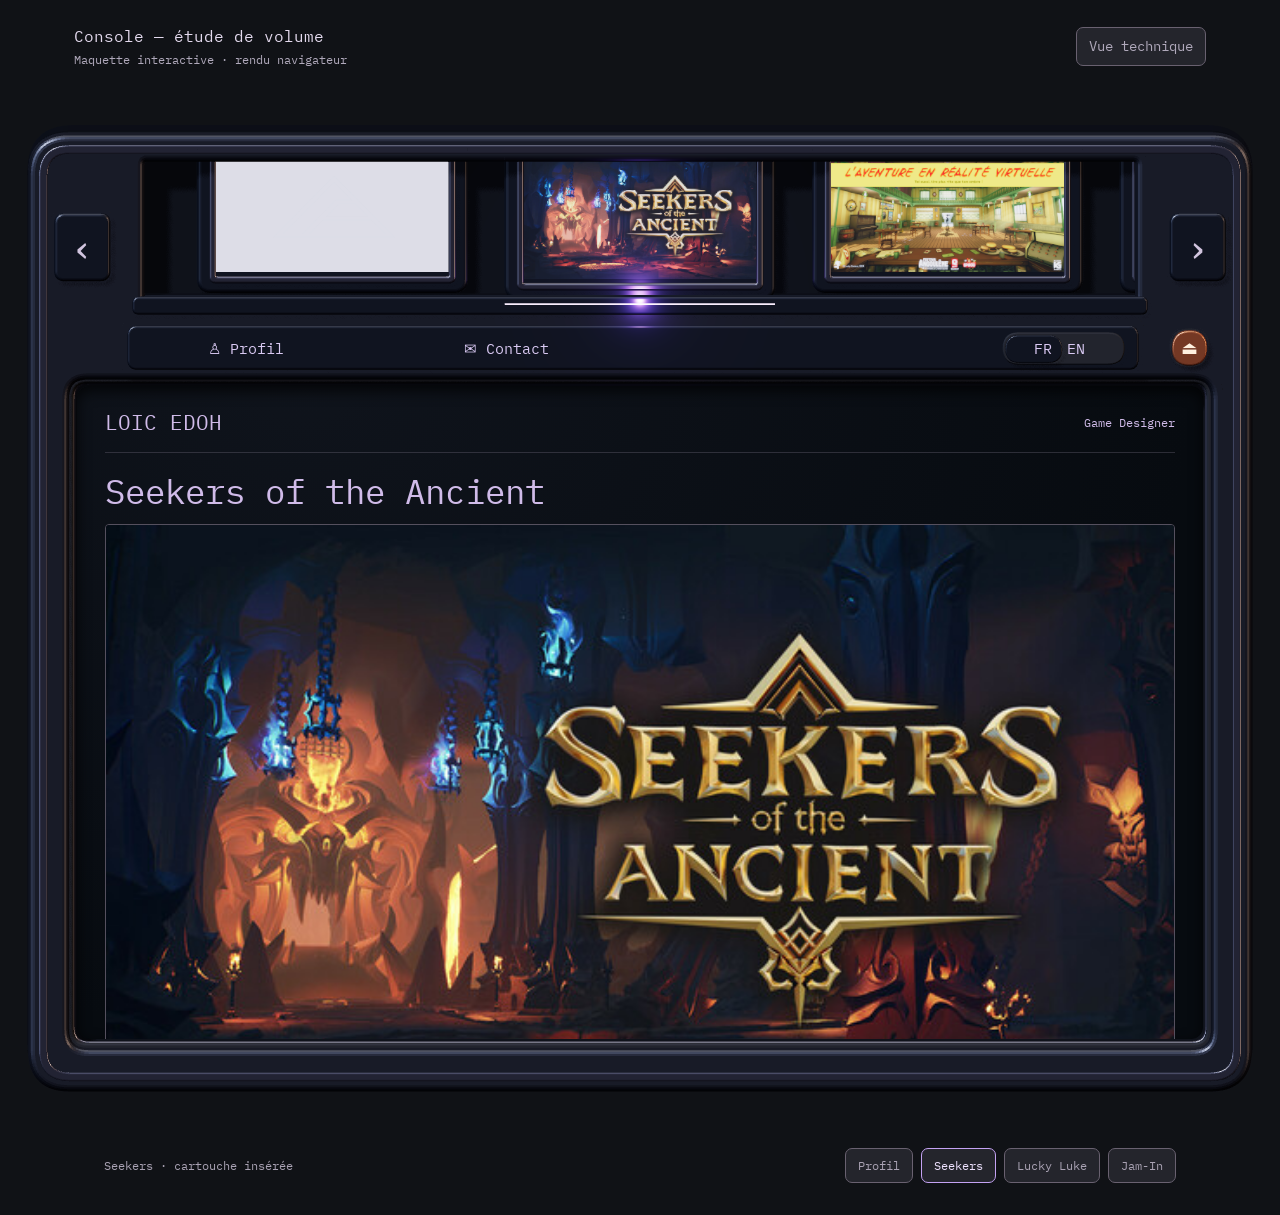
<file: lab-console/index.html>
<!doctype html><html lang="fr"><head><meta charset="utf-8"><meta name="viewport" content="width=device-width, initial-scale=1"><title>Console — étude de volume</title><style>
@font-face{font-family:Plex;src:url('../assets/fonts/IBMPlexMono-Regular.ttf')}*{box-sizing:border-box}body{margin:0;background:#101216;color:#d9c9f2;font:14px/1.6 Plex,monospace}header{max-width:1180px;margin:24px auto 0;padding:0 24px;display:flex;align-items:center;justify-content:space-between;gap:20px;color:#b0a9bb}header p{margin:0;font-size:12px}header strong{display:block;color:#e3d9ed;font-size:16px;font-weight:400}button{font:inherit;color:inherit;cursor:pointer;border:1px solid #696170;background:#24252c;border-radius:7px;padding:7px 12px}button:focus-visible{outline:2px solid #dbc5ff;outline-offset:4px}#stage{position:relative;width:min(1240px,100%);height:1040px;margin:auto;overflow:hidden;touch-action:pan-y}canvas{position:absolute;inset:0;display:block;width:100%;height:100%}#content{position:absolute;overflow:auto;padding:20px 28px;background:radial-gradient(ellipse at 20% 0,#1b202d66,transparent 70%),#070b10;color:#d0bbe9;border-radius:12px;scrollbar-width:thin;scrollbar-color:#65616f #101319;box-shadow:inset 0 5px 14px #000b;font-size:15px}#content .top{display:flex;justify-content:space-between;gap:10px;padding-bottom:12px;border-bottom:1px solid #77708055;font-size:21px}#content .top small{font-size:12px;align-self:center}h1{font-size:34px;line-height:1.25;font-weight:500;margin:17px 0 12px}#content img{width:100%;height:auto;border-radius:4px;border:1px solid #55505e}#content p{font-size:14px;line-height:1.85;color:#ccc4d7}h2{font-size:20px;font-weight:400;margin-bottom:8px}ul{padding-left:22px;color:#ccc4d7;font-size:14px}#keys{position:absolute;display:flex;align-items:center;gap:12px;pointer-events:none}#keys button{pointer-events:auto;background:transparent;border:0;box-shadow:none;padding:0;height:100%;font-size:15px}#keys .profile{width:22%}#keys .contact{width:28%}#keys .language{margin-left:auto;width:14%}#keys .eject{width:6%;margin-left:4%;font-size:20px;color:#fff0df}#left,#right{position:absolute;background:transparent;border:0;padding:0;font-size:38px;color:#d2c5df}#lab-tools{max-width:1120px;margin:0 auto 32px;padding:0 24px;display:flex;align-items:center;justify-content:space-between;gap:16px;color:#a9a2b3;font-size:12px}#project-picks{display:flex;gap:8px;flex-wrap:wrap}#project-picks button{font-size:12px}#project-picks button[aria-pressed=true]{border-color:#c4a2f3;color:#eee2ff}#error{padding:60px;display:none} @media(max-width:600px){header{margin-top:15px;padding:0 16px;align-items:flex-start}header p{font-size:10px}header strong{font-size:13px}header button{font-size:11px;padding:5px 8px}#stage{height:1040px}#content{padding:15px 13px;border-radius:8px;font-size:12px}#content .top{font-size:13px;flex-wrap:wrap}#content .top small{font-size:9px}h1{font-size:25px}#content p,ul{font-size:12px}#keys button{font-size:12px}#keys .profile,#keys .contact{width:18%}#keys .language{width:22%}#keys .eject{width:12%}#left,#right{font-size:26px}#lab-tools{display:block}#project-picks{margin:12px 0}}
</style></head><body><header><p><strong>Console — étude de volume</strong>Maquette interactive · rendu navigateur</p><button id="view" aria-pressed="false">Vue technique</button></header><main id="stage"><canvas id="scene" aria-hidden="true"></canvas><div id="error">Le rendu nécessite WebGL 2.</div><div id="content" tabindex="0" aria-label="Écran de lecture"><div class="top"><span>LOIC EDOH</span><small>Game Designer</small></div><h1>Seekers of the Ancient</h1><img src="../assets/featured/seekers.jpg" alt="Seekers of the Ancient"><h2>Contributions</h2><ul><li>Conception et équilibrage de quêtes, d’activités et de mécaniques interconnectées : rythme, progression, conditions et challenge</li><li>Production des quêtes de la conception à l’intégration en moteur, puis itérations avec l’équipe technique</li><li>Développement d’un agent autonome personnalisé avec Hermes Agent pour accompagner la production des quêtes</li></ul><p>Maquette du boîtier et du mécanisme de cartouches. Le contenu complet du portfolio sera conservé lors de l’intégration.</p></div><div id="keys"><button class="profile" aria-label="Profil">♙ <span>Profil</span></button><button class="contact" aria-label="Contact">✉ <span>Contact</span></button><button class="language" aria-label="Inverser la langue">FR　EN</button><button class="eject" aria-label="Éjecter">⏏</button></div><button id="left" aria-label="Cartouche précédente">‹</button><button id="right" aria-label="Cartouche suivante">›</button></main><footer id="lab-tools"><span id="status">Seekers · cartouche insérée</span><div id="project-picks"><button data-index="0">Profil</button><button data-index="1" aria-pressed="true">Seekers</button><button data-index="2">Lucky Luke</button><button data-index="3">Jam-In</button></div></footer><script type="module" src="scene.js"></script></body></html>
<style>@media(max-width:600px){#keys .profile span,#keys .contact span{display:none}#keys .profile,#keys .contact{font-size:18px}}</style>
</file>
<file: styles/site.css>
@font-face{font-family:Plex;src:url('../assets/fonts/IBMPlexMono-Regular.ttf') format('truetype');font-weight:400;font-display:swap}@font-face{font-family:Plex;src:url('../assets/fonts/IBMPlexMono-Medium.ttf') format('truetype');font-weight:500 700;font-display:swap}
:root{color-scheme:dark;--ink:#f1f0f6;--muted:#b2b0be;--accent:#c2b3f4;--screen:#111216;--cart-width:204px;--cart-height:186px;--travel:44px}
*{box-sizing:border-box}html{background:#15161a;scroll-behavior:smooth}body{margin:0;color:var(--ink);font:16px/1.75 Plex,monospace;background:radial-gradient(ellipse at 50% 25%,#30303966,transparent 65%),linear-gradient(140deg,#1b1c21,#101114);min-height:100svh}button,a{-webkit-tap-highlight-color:transparent}button{font:inherit;color:inherit;cursor:pointer}button:disabled{cursor:default;opacity:.35}a{color:inherit;text-decoration:none}a:hover{color:var(--accent)}button:focus-visible,a:focus-visible,.screen:focus-visible{outline:2px solid #e0d5ff;outline-offset:5px}button svg{width:24px;height:24px;display:block}img{max-width:100%;display:block}h1,h2,p{margin:0}h1{font-size:clamp(27px,3vw,44px);line-height:1.25;letter-spacing:-1.4px;font-weight:500}h2{font-size:21px;line-height:1.5;font-weight:500}ul{padding:0;margin:0;list-style:none}[hidden]{display:none!important}html[lang=fr] .en,html[lang=en] .fr{display:none}.skip{position:fixed;top:-100px;left:20px;z-index:20;background:#eee;color:#111;padding:8px}.skip:focus{top:12px}
.workspace{max-width:1390px;margin:auto;padding:28px 35px 16px}.desk-heading{height:42px;display:flex;align-items:center;justify-content:space-between;margin-bottom:16px;color:#c3c1cd;font-size:11px;letter-spacing:2px}.wordmark{display:flex;align-items:center;gap:10px}.personal-logo{width:34px;height:34px;object-fit:contain}.edition{font-size:10px;color:#9c9ba6}.equipment{position:relative}.monitor{padding:23px 24px 0;border-radius:25px 25px 22px 22px;position:relative;background:linear-gradient(118deg,#515159 0%,#292a30 5%,#26272d 65%,#37373e 95%,#5b5654 100%);border:1px solid #717078;box-shadow:inset 0 2px 1px #d4d0da66,inset 3px 0 2px #c3c3cc22,inset -3px -5px 4px #09090b,0 18px 20px #0009,0 2px 0 2px #09090b;isolation:isolate}
.monitor::before,.cartridge-module::before{content:'';position:absolute;inset:0;pointer-events:none;border-radius:inherit;opacity:.16;background-image:url("data:image/svg+xml,%3Csvg xmlns='http://www.w3.org/2000/svg' width='180' height='180'%3E%3Cfilter id='n'%3E%3CfeTurbulence type='fractalNoise' baseFrequency='.85' numOctaves='3' stitchTiles='stitch'/%3E%3C/filter%3E%3Cpath fill='%23fff' filter='url(%23n)' opacity='.45' d='M0 0h180v180H0z'/%3E%3C/svg%3E");z-index:-1}
.monitor::after{content:'';position:absolute;left:28%;right:28%;height:2px;bottom:-1px;background:linear-gradient(90deg,transparent,#b5a6f599,transparent);box-shadow:0 5px 23px 2px #b19cec55;pointer-events:none}.bezel{padding:9px;background:#090a0d;border:1px solid #08090c;border-radius:18px;box-shadow:0 1px 1px #aaa5b955,inset 0 3px 5px #000,inset 0 0 1px 3px #27272e}.screen{height:clamp(500px,62svh,740px);overflow:auto;overscroll-behavior:contain;scrollbar-width:thin;scrollbar-color:#817c91 #1c1d23;scrollbar-gutter:stable;border-radius:10px;background:radial-gradient(ellipse at 20% 0,#25252f55,transparent 65%),var(--screen);border:1px solid #303039;box-shadow:inset 0 3px 18px #0008;padding:25px 36px 40px;position:relative}.screen::-webkit-scrollbar{width:7px}.screen::-webkit-scrollbar-thumb{background:#817c91;border-radius:9px}.screen::-webkit-scrollbar-track{background:#1c1d23}.screen-top{display:flex;justify-content:space-between;gap:15px;font-size:11px;letter-spacing:1.3px;color:#c2c0cd;padding-bottom:20px;border-bottom:1px solid #ffffff10;margin-bottom:28px}.screen-status{color:#8d899d;font-size:9px}.project-heading{margin-bottom:24px}.eyebrow{font-size:12px;color:var(--muted);margin-bottom:10px;line-height:1.65}.project-date{font-size:13px;color:var(--muted);margin-top:12px}.project-panel{animation:screen-in .35s ease both}.project-panel h1{color:#e0d7fb}.lead-media{border:1px solid #ffffff1e;border-radius:9px;overflow:hidden;background:#090a0c;width:100%;aspect-ratio:16/9}.lead-media video,.lead-media iframe{display:block;width:100%;height:100%;border:0}.lead-media video{object-fit:contain}.lead-media img{width:100%;height:100%;object-fit:contain}.lead-media.still{background:#15161b}.video-source{display:inline-block;font-size:11px;margin-top:10px;color:var(--muted);text-decoration:underline;text-underline-offset:4px}.project-body{margin-top:28px;max-width:900px}.description{color:#d4d1dc;line-height:1.9}.contributions{margin-top:30px}.contributions h2,.project-gallery h2,.profile-section h2{border-bottom:1px solid #ffffff20;padding-bottom:12px;margin-bottom:6px}.contributions li{padding:16px 0 16px 27px;border-bottom:1px solid #ffffff10;position:relative;color:#d9d7e0}.contributions li::before{content:'↳';position:absolute;left:0;color:#a699c9}.project-link{margin-top:24px;padding:11px 16px;border:1px solid #79718d;border-radius:5px;display:inline-flex;align-items:center;gap:26px;font-size:14px;background:#bba8ee0b}.project-link:hover{background:#bba8ee1a;border-color:var(--accent)}.project-gallery{margin-top:40px}.gallery-grid{display:grid;grid-template-columns:repeat(2,minmax(0,1fr));align-items:start;gap:18px;margin-top:20px}.gallery-grid img{width:100%;height:auto;max-height:540px;object-fit:contain;background:#090a0c;border-radius:5px;border:1px solid #ffffff15}.gallery-grid a:only-child{grid-column:1/-1}.profile-heading{display:flex;align-items:center;gap:24px;margin:10px 0 28px}.profile-heading .personal-logo{width:105px;height:105px;flex-shrink:0}.roles{color:#c5bfd4;margin-top:12px;font-size:15px}.profile-copy{max-width:850px;color:#dbd8e2}.profile-copy p+p{margin-top:20px}.profile-section{margin-top:35px}.project-index{display:grid;grid-template-columns:1fr 1fr;gap:0 28px}.index-link{display:flex;justify-content:space-between;gap:15px;border-bottom:1px solid #ffffff12;padding:14px 0;font-size:14px}.index-link span:last-child{color:#a89acb}.contact{max-width:680px}.contact>a{display:flex;justify-content:space-between;gap:16px;border-bottom:1px solid #ffffff14;padding:12px 0;overflow-wrap:anywhere}#empty-screen{text-align:center;min-height:330px;display:flex;flex-direction:column;justify-content:center;align-items:center;gap:22px}#empty-screen h1{font-size:28px}#empty-screen p{font-size:14px;color:var(--muted)}.slot-symbol{width:90px;height:70px;border:2px solid #57515f;border-radius:7px;color:#aca0c9;font-size:36px;box-shadow:inset 0 -15px #1b1b23}
.control-deck{height:88px;display:flex;align-items:center;gap:24px;padding:0 7px}.hardware{border:1px solid #08090b;border-radius:10px;background:linear-gradient(145deg,#383940,#25262c 70%);box-shadow:0 2px 3px 2px #08090b,inset 0 1px 1px #a9a8b277,inset 0 0 0 3px #ffffff06;transition:background .15s,transform .15s}.hardware:active{transform:translateY(2px);box-shadow:0 0 1px #08090b,inset 0 2px 4px #0006}.hardware:hover{background:linear-gradient(145deg,#44454c,#303039)}.profile-key{display:flex;gap:12px;align-items:center;justify-content:center;min-width:145px;height:51px;font-size:15px}.profile-key .personal-logo{width:30px;height:30px}.speaker{flex:1;height:27px;margin:0 24px;opacity:.8;background:radial-gradient(circle,#090a0d 1.5px,#ffffff16 2px,transparent 2.5px) 0 0/7px 7px;mask-image:linear-gradient(90deg,transparent,#000 15%,#000 85%,transparent)}.languages{width:132px;height:42px;display:flex;position:relative;border:1px solid #090a0b;border-radius:24px;padding:4px;background:#101115;box-shadow:inset 0 2px 4px #000,0 1px 1px #b7b4c077;flex-shrink:0}.languages button{border:0;background:none;width:50%;z-index:1;font-size:13px;line-height:1;color:#bdb9cb}.languages button[aria-pressed=true]{color:#252035;font-weight:500}.language-slider{position:absolute;left:4px;top:4px;width:calc(50% - 4px);height:32px;border-radius:18px;background:linear-gradient(160deg,#e5dcff,#b3a2ec);box-shadow:inset 0 1px 2px #fff9,0 0 10px #c7b3ff44;transition:transform .2s}html[lang=en] .language-slider{transform:translateX(100%)}.power{display:block;width:5px;height:15px;flex-shrink:0;border-radius:4px;background:#6a4a30;border:1px solid #4e3526;transition:all .3s}.is-loaded .power{background:#ffcf8b;border-color:#ffe5bf;box-shadow:0 0 8px #ffa848,0 0 16px #d17d38}.eject-key{height:49px;width:49px;display:flex;align-items:center;justify-content:center;flex-shrink:0;border:3px solid #171315;border-radius:50%;background:conic-gradient(from 20deg,#b5784c,#f3c397,#8d5230,#deb48a,#a96d43);box-shadow:0 1px 3px 2px #0008,inset 0 0 0 1px #fbd0a8;transition:transform .15s}.eject-key svg{fill:#2d201b;width:23px}.eject-key:active{transform:translateY(2px)}.monitor-foot{height:21px;width:80%;margin:auto;background:linear-gradient(#030405,#1b1924 60%,#07070a);border-radius:0 0 10px 10px;box-shadow:0 4px 10px #0008}
.cartridge-module{display:grid;grid-template-columns:48px minmax(0,1fr) 48px;align-items:center;gap:14px;padding:6px 16px 0;border-radius:19px;position:relative;isolation:isolate;background:linear-gradient(115deg,#48484f,#25262d 5%,#22232a 90%,#4e4a4e);border:1px solid #62616a;box-shadow:inset 0 1px #c9c3d066,inset 0 -5px 3px #08090d,0 13px 15px #0008}.shelf-arrow{height:64px;font-size:40px;line-height:1;z-index:4}.rack-window{position:relative;min-width:0}.cartridge-rack{display:flex;gap:20px;overflow-x:auto;overflow-y:hidden;scrollbar-width:none;scroll-snap-type:x proximity;overscroll-behavior-x:contain;padding:13px 8px 0;height:260px;position:relative}.cartridge-rack::-webkit-scrollbar{display:none}.cartridge-slot{flex:0 0 var(--cart-width);width:var(--cart-width);height:245px;position:relative;scroll-snap-align:center}.cartridge-slot::before{content:'';position:absolute;top:169px;left:-5px;right:-5px;height:36px;background:#050609;border-radius:7px;border:1px solid #504a5e;box-shadow:inset 0 5px 7px #000,0 1px #ffffff12}.cartridge{display:flex;position:relative;flex-direction:column;width:var(--cart-width);height:var(--cart-height);padding:7px 12px 9px;border:1px solid #64616b;border-radius:9px 9px 5px 5px;background:linear-gradient(100deg,#535159 0,#25262c 5%,#282930 93%,#5c585d);box-shadow:inset 0 2px 1px #d3d0d366,inset 3px 0 #0a0a0d,inset -3px 0 #121216,0 4px 8px #000b;z-index:1;transition:transform .5s cubic-bezier(.2,.8,.25,1),border-color .25s;transform:translateY(0);will-change:transform}.cartridge:hover{transform:translateY(-6px);border-color:#ada1c5}.cartridge[aria-expanded=true]{transform:translateY(var(--travel));border-color:#c2b1ee;box-shadow:inset 0 2px 1px #e2d4ff77,inset 3px 0 #18131e,inset -3px 0 #18131e,0 0 12px #b69bdd33}.cartridge[aria-expanded=true]:hover{transform:translateY(var(--travel))}.cart-ribs{height:12px;margin:0 0 7px;background:repeating-linear-gradient(90deg,#0c0d11 0 2px,#ffffff12 2px 3px,#202127 3px 5px);border-radius:2px;border-bottom:1px solid #78717b55}.cart-label{display:flex;flex-direction:column;flex:1;min-height:0;background:#111216;border-radius:4px;border:1px solid #090a0e;box-shadow:0 1px 1px #ffffff29;overflow:hidden}.cart-label img{width:100%;height:76px;object-fit:cover;border-bottom:1px solid #ffffff14}.cart-label strong{display:flex;align-items:center;flex:1;font-weight:600;font-size:17px;line-height:1.2;letter-spacing:-.6px;padding:7px 9px;color:#faf7ff}.logo-cart .cart-label{align-items:center;justify-content:center;background:#191a20}.logo-cart .cart-label img{height:70px;width:auto;max-width:100%;object-fit:contain;border:0}.logo-cart .cart-label strong{flex:0;font-size:23px}.jam-cart .cart-label img{height:110px;filter:invert(1);padding:5px}.cart-base{height:16px;font-size:8px;line-height:1;display:flex;align-items:end;justify-content:space-between;padding:0 2px;color:#a19ba8}.insert-key{position:absolute;bottom:10px;width:44px;height:34px;left:calc(50% - 22px);display:flex;align-items:center;justify-content:center;background:linear-gradient(#35363e,#22232a);border:1px solid #101115;border-radius:5px;box-shadow:inset 0 1px #83818d55,0 2px 3px #0009;z-index:5;color:#c6c0d5}.insert-key svg{width:20px;fill:none;stroke:currentColor;stroke-width:1.7;stroke-linecap:round;stroke-linejoin:round}.insert-key:hover{background:#42404e;color:#fff}.cartridge-slot.active .insert-key{color:#d1bbff;background:#332c43}.selection-light{position:absolute;left:10px;right:10px;height:3px;top:202px;background:#c5b2ff;box-shadow:0 0 10px 2px #bb9cffbb,0 0 24px 5px #ab83ff55;opacity:0;transition:opacity .3s .22s;z-index:4;pointer-events:none}.cartridge-slot.active .selection-light{opacity:1}.module-lip{position:absolute;left:0;right:0;bottom:48px;height:10px;z-index:3;background:linear-gradient(#6e6878,#2a2932 30%,#14151b);border:1px solid #85808a55;border-radius:3px;pointer-events:none;box-shadow:0 8px 11px #000a}footer{display:flex;justify-content:space-between;gap:20px;font-size:10px;color:#a39cab;margin:15px 8px 0;letter-spacing:.4px}.rack-hint{color:#a59eaf}#loaded-name{max-width:60%}
@keyframes screen-in{from{opacity:0;transform:translateY(5px)}to{opacity:1;transform:translateY(0)}}.screen.switching .project-panel{opacity:0;transition:opacity .1s}
@media(min-width:1600px){.workspace{padding-top:40px}.screen{height:clamp(540px,64svh,820px)}}
@media(max-width:760px){.workspace{padding:16px 12px}.desk-heading{margin-bottom:12px}.edition{display:none}.monitor{padding:12px 11px 0;border-radius:18px}.bezel{padding:5px;border-radius:12px}.screen{height:65svh;min-height:470px;padding:19px 19px 30px}.screen-top{font-size:10px;margin-bottom:24px;padding-bottom:15px}.screen-status{display:none}.control-deck{height:76px;gap:13px;padding:0 3px}.profile-key{min-width:109px;height:45px;font-size:13px;gap:8px}.profile-key .personal-logo{width:27px;height:27px}.speaker{margin:0;min-width:10px;height:20px}.languages{width:112px;height:39px}.language-slider{height:29px}.power{display:none}.eject-key{width:43px;height:43px}.monitor-foot{height:17px}.cartridge-module{padding:3px 4px 0;grid-template-columns:28px minmax(0,1fr) 28px;gap:4px;border-radius:14px}.shelf-arrow{height:52px;font-size:32px;border-radius:7px}.cartridge-rack{gap:20px;padding-left:6px;padding-right:6px}.project-heading{margin-bottom:20px}h1{font-size:29px;letter-spacing:-1px}h2{font-size:20px}.eyebrow{font-size:11px}.description,.contributions li,.profile-copy{font-size:15px}.project-body{margin-top:22px}.profile-heading{gap:14px;align-items:flex-start}.profile-heading .personal-logo{width:48px;height:48px}.profile-heading h1{font-size:28px}.roles{font-size:13px}.project-index{grid-template-columns:1fr}.gallery-grid{grid-template-columns:1fr}.contact>a{font-size:13px}.rack-hint{display:none}footer{margin-top:12px}.screen-status{display:none}}
@media(max-width:380px){.workspace{padding:10px 7px}.control-deck{gap:10px}.profile-key{min-width:95px}.languages{width:102px}.screen{padding:17px 14px 25px}.speaker{display:none}.control-deck{justify-content:space-between}.profile-heading{display:block}.profile-heading .personal-logo{margin-bottom:15px}}
@media(prefers-reduced-motion:reduce){*,*::before,*::after{scroll-behavior:auto!important;animation:none!important;transition:none!important}}

@media(min-width:761px){.lead-media{aspect-ratio:auto;height:clamp(260px,36svh,420px)}}

/* Cartridge bodies disappear behind the opaque front of the reader. */
.workspace{padding-top:20px}.screen-top{position:sticky;top:-25px;background:#141519;z-index:6;padding-top:16px;margin-top:-16px;box-shadow:0 10px 15px #111216}.screen-status{display:block!important;color:#c9c2da;font-size:12px;letter-spacing:0;text-align:right}.screen-top>span:first-child{white-space:nowrap}.cartridge-rack{height:260px}.cart-label{flex:none;height:120px}.cart-label img{height:69px;flex-shrink:0}.cart-label strong{font-size:14px;line-height:1.2;padding:5px 8px;letter-spacing:-.35px}.logo-cart .cart-label img{height:65px}.logo-cart .cart-label strong{font-size:18px}.jam-cart .cart-label img{height:100px}.cart-base{height:28px;justify-content:center;align-items:center;margin-top:5px}.cart-base svg{width:25px;height:25px;fill:#b2acbd;filter:drop-shadow(0 1px 0 #000)}.module-lip{bottom:0;height:66px;border-radius:3px 3px 8px 8px;background:linear-gradient(#6d6876 0,#2c2d34 4px,#292a31 10px,#23242b 85%,#131419);box-shadow:0 -3px 6px #0008,inset 0 1px #b8afc355}.selection-light{top:195px;height:2px;z-index:4}.cartridge-slot::before{top:187px;height:20px}.sound-key{width:32px;height:32px;flex-shrink:0;border:0;border-radius:50%;background:#17181e;color:#c8beda;font-size:20px}.sound-key[aria-pressed=false]{color:#716d7c;text-decoration:line-through}.control-deck{gap:17px}.speaker{margin:0 10px}
@media(max-width:760px){.workspace{padding-top:12px}.screen-top{top:-19px;padding-top:14px;margin-top:-14px;gap:8px;font-size:10px}.screen-status{font-size:10px}.control-deck{gap:8px}.speaker{display:none}.profile-key{min-width:98px}.languages{width:100px}.sound-key{width:26px;height:30px}.eject-key{width:39px;height:39px}}
@media(max-width:380px){.control-deck{gap:5px}.profile-key{min-width:85px;font-size:12px;gap:5px}.profile-key .personal-logo{width:23px}.languages{width:92px}.eject-key{width:35px;height:35px}.screen-top{top:-17px}.screen-status{max-width:110px;line-height:1.4}}

.cartridge:focus-visible{outline-offset:-3px}

/* Game labels contain only the original cover artwork. */
.cartridge:not(.logo-cart) .cart-label img{width:100%;height:100%;object-fit:cover;border:0}

/* Reader above the display; controls sit at the join between both modules. */
.cartridge-module{border-radius:19px 19px 12px 12px;z-index:2}.monitor-foot{height:12px;width:88%;border-radius:0;background:linear-gradient(#08090c,#302b3c,#08090c)}.monitor{padding-top:0;padding-bottom:23px;border-radius:18px 18px 25px 25px}.control-deck{height:76px}.monitor::after{bottom:auto;top:-2px}.speaker{display:block}.screen{scroll-padding-top:65px}
@media(max-width:760px){.cartridge-module{border-radius:14px 14px 10px 10px}.monitor{padding-bottom:12px;border-radius:12px 12px 18px 18px}.control-deck{height:68px;gap:12px}.speaker{display:block;flex:1;margin:0;min-width:0}.profile-key{min-width:98px}.languages{width:106px}.monitor-foot{height:9px}.eject-key{width:39px;height:39px}}
@media(max-width:380px){.control-deck{gap:8px}.speaker{display:none}.profile-key{min-width:95px}.languages{width:102px}}
/* One continuous chassis, fitted to the available viewport. */
:root{--cart-width:160px;--cart-height:140px;--travel:28px}
html,body{height:100%;overflow:hidden}.workspace{height:100dvh;max-width:1390px;padding:16px 24px;margin:auto;display:flex;flex-direction:column}.equipment{flex:1;min-height:0;display:flex;flex-direction:column;padding:12px 20px 20px;border:1px solid #74717b;border-radius:24px;background:linear-gradient(115deg,#494950,#292a30 6%,#25262d 90%,#444048);box-shadow:inset 0 2px 2px #e1dce566,inset -3px -4px 4px #08090c,0 12px 25px #0008;isolation:isolate}.equipment::before{content:'';position:absolute;inset:0;border-radius:inherit;pointer-events:none;opacity:.12;background-image:url("data:image/svg+xml,%3Csvg xmlns='http://www.w3.org/2000/svg' width='180' height='180'%3E%3Cfilter id='n'%3E%3CfeTurbulence type='fractalNoise' baseFrequency='.85' numOctaves='3' stitchTiles='stitch'/%3E%3C/filter%3E%3Cpath fill='%23fff' filter='url(%23n)' opacity='.45' d='M0 0h180v180H0z'/%3E%3C/svg%3E");z-index:-1}.cartridge-module{flex:none;padding:0 5px;border:0;border-radius:0;background:none;box-shadow:none;grid-template-columns:40px minmax(0,1fr) 40px;gap:12px}.cartridge-module::before,.monitor::before,.monitor::after,.monitor-foot{display:none}.cartridge-rack{height:169px;padding-top:8px;gap:20px}.cartridge-slot{height:161px}.cartridge{padding:5px 9px 7px;border-radius:7px 7px 4px 4px}.cart-ribs{height:8px;margin-bottom:5px}.cart-label{height:91px}.cartridge:not(.logo-cart) .cart-label img{height:100%;width:100%;object-fit:contain;background:#111216}.cart-base{height:20px;margin-top:3px}.cart-base svg{width:20px;height:20px}.logo-cart .cart-label img{height:49px}.logo-cart .cart-label strong{font-size:15px;padding:2px}.jam-cart .cart-label img{height:79px;max-width:100%;padding:5px}.cartridge-slot::before{top:132px;height:19px}.module-lip{height:26px;bottom:0;border-radius:3px;background:linear-gradient(#77717e 0,#303038 4px,#292a31 90%);border-bottom:0;box-shadow:0 -3px 6px #0008}.selection-light{top:137px;left:8px;right:8px}.shelf-arrow{height:48px;font-size:31px}.monitor{flex:1;min-height:0;display:flex;flex-direction:column;padding:0;border:0;border-radius:0;background:none;box-shadow:none;isolation:auto}.control-deck{flex:none;height:62px;padding:0 5px;gap:16px}.bezel{flex:1;min-height:0;display:flex;padding:8px}.screen{flex:1;min-height:0!important;height:auto!important;width:100%}.profile-key{height:43px}.languages{height:39px}.language-slider{height:29px}.eject-key{width:43px;height:43px}.lead-media{height:auto!important;aspect-ratio:16/9;max-height:350px}.lead-media video,.lead-media iframe{height:100%;width:100%}footer{position:absolute;width:1px;height:1px;margin:-1px;padding:0;overflow:hidden;clip-path:inset(50%);white-space:nowrap}#empty-screen{min-height:0;padding:20px 0;gap:18px}#empty-screen h1{font-size:24px}
@media(max-width:760px){.workspace{padding:8px}.equipment{padding:7px 9px 10px;border-radius:18px}.cartridge-module{grid-template-columns:28px minmax(0,1fr) 28px;gap:4px;padding:0}.control-deck{height:56px;gap:9px;padding:0 2px}.profile-key{height:39px;min-width:95px}.languages{height:37px;width:104px}.language-slider{height:27px}.eject-key{width:37px;height:37px}.bezel{padding:5px;border-radius:12px}.screen{padding:16px 18px 24px}.screen-top{top:-16px}.speaker{margin:0}.lead-media{max-height:260px}.profile-heading h1{font-size:26px}}
@media(max-height:600px){.workspace{padding:5px}.equipment{padding-top:3px;padding-bottom:7px}.cartridge-rack{height:145px;padding-top:3px}.cartridge-slot{height:140px}.module-lip{height:7px}.control-deck{height:46px}.screen-top{padding-bottom:10px;margin-bottom:16px}}
/* Physical depth: cast shadow, machined edges, recessed display and reader deck. */
body{background:radial-gradient(ellipse at 28% 5%,#45444c 0, #25262d 34%,#111216 80%)}
.equipment{border:1px solid #78767e;background:linear-gradient(105deg,#5e5d65 0,#34353d 2%,#2c2d34 48%,#24252c 96%,#44434c 99%,#17181e);box-shadow:inset 0 2px 1px #e0dce799,inset 2px 0 2px #c3beca55,inset -3px 0 3px #06070b99,inset 0 -7px 3px #08090d,0 5px 0 #101116,0 9px 0 -2px #07080c,0 15px 20px #000a,12px 8px 25px #0006;isolation:isolate}
.equipment::before{opacity:.23}
.equipment::after{content:'';position:absolute;inset:5px 6px 9px;border-radius:19px;pointer-events:none;border-top:1px solid #b4afbd55;border-left:1px solid #8a879233;border-right:1px solid #0008;border-bottom:2px solid #08090b;z-index:-1}
.cartridge-module{position:relative;background:linear-gradient(180deg,#121318 0,#17181e 65%,#08090d 88%,#34343e 89%,#24252d);border-radius:11px 11px 4px 4px;box-shadow:inset 0 4px 7px #000c,inset 3px 0 4px #0008,inset -3px 0 4px #0008,0 -1px 0 #96909e55,0 1px 0 #77717f66;padding-left:5px;padding-right:5px}
.rack-window{isolation:isolate}
.cartridge{background:linear-gradient(95deg,#85808a 0,#4d4b55 2%,#292a32 5%,#30313a 89%,#1b1c24 94%,#56515d 97%,#191a21);border-color:#716b7a;box-shadow:inset 0 3px 1px #c6bece99,inset 3px 0 1px #13131b,inset -4px 0 2px #080910,3px 5px 2px #06070c,6px 9px 9px #000a;}
.cartridge::before{content:'';position:absolute;inset:3px 5px;border-radius:4px;pointer-events:none;border-left:1px solid #9b94a533;border-right:1px solid #0009;border-bottom:3px solid #0c0d14;}
.cartridge[aria-expanded=true]{box-shadow:inset 0 3px 1px #e3d4ff88,inset 3px 0 1px #18131e,inset -4px 0 2px #080910,2px 4px 3px #030409,0 0 13px #b79be933}
.cart-label{box-shadow:0 1px 0 #b9afc366,inset 0 1px 3px #000;border:2px solid #101117;background:#101117}
.cart-ribs{box-shadow:inset 0 2px 2px #0008,0 1px 0 #b7afbd33}
.cartridge-slot::before{left:-6px;right:-6px;top:131px;height:20px;border:1px solid #08090d;border-radius:4px;background:linear-gradient(#050609,#08090e 55%,#55505e);box-shadow:0 -2px 0 #89818f66,inset 0 5px 5px #000,0 2px 1px #030407}
.module-lip{height:26px;overflow:visible;background:linear-gradient(180deg,#76717e 0,#4c4955 2px,#33343d 7px,#272831 9px,#22232b 90%,#11121a);border-top:1px solid #c5bacc77;border-left:1px solid #76707e77;border-right:1px solid #0b0c12;border-bottom:2px solid #080910;box-shadow:0 -3px 5px #000b,0 4px 4px #0008,inset 0 1px 0 #aaa0b255}
.module-lip::after{content:'';position:absolute;left:1px;right:1px;bottom:-5px;height:4px;background:linear-gradient(#08090f,#20212a);border-radius:0 0 3px 3px;box-shadow:0 3px 6px #0008}
.control-deck{background:linear-gradient(180deg,#4f4d5880 0,#33343b55 4px,transparent 20px);position:relative}
.hardware{box-shadow:0 3px 0 #090a0f,0 5px 5px #000b,inset 0 2px 1px #c8c3d066,inset 2px 0 1px #ffffff15,inset -2px -2px 2px #11121b;border-color:#101117;background:linear-gradient(140deg,#4b4b55,#30313a 50%,#24252e)}
.hardware:active{transform:translateY(3px);box-shadow:0 1px 1px #000,inset 0 2px 3px #0007}
.bezel{padding:12px;background:linear-gradient(135deg,#08090d 0,#101117 42%,#2c2c36 100%);border:1px solid #08090d;box-shadow:0 -2px 2px #08090c,0 2px 1px #b4a9bf66,2px 0 1px #b4a9bf22,inset 0 7px 9px #000,inset 6px 0 7px #000a,inset -3px -3px 2px #4b465255;border-radius:18px}
.screen{border:1px solid #393340;box-shadow:inset 0 8px 15px #000b,inset 5px 0 13px #0007,0 0 1px 2px #050609;background:radial-gradient(ellipse at 20% 0,#29273377,transparent 65%),#101115}
.languages{box-shadow:inset 0 3px 5px #000,0 2px 1px #a198b055,0 -1px 1px #08090d}
@media(max-width:760px){.equipment{padding-top:9px;padding-bottom:13px;border-radius:18px;box-shadow:inset 0 2px 1px #e0dce788,inset 2px 0 2px #c3beca44,inset -3px 0 3px #06070b99,inset 0 -6px 3px #08090d,0 4px 0 #0a0b10,0 8px 12px #0009}.equipment::after{border-radius:14px}.cartridge-module{padding-left:0;padding-right:0}.bezel{padding:8px;border-radius:14px}.screen{padding-left:15px;padding-right:15px}}

.contact-key{height:43px;padding:0 17px;font-size:14px;flex-shrink:0}.contact-key[aria-pressed=true]{color:#e1d2ff;border-color:#8a79a6}#contact-form{display:grid;gap:9px;max-width:650px}#contact-form label{margin-top:10px;font-size:14px;color:#d9d2e6}#contact-form input:not([type=hidden]):not([type=checkbox]),#contact-form textarea{width:100%;border:1px solid #625b70;border-radius:5px;background:#090b10;color:#f2edf8;padding:12px;font:16px/1.5 Plex,monospace;box-shadow:inset 0 2px 4px #0008}#contact-form input:focus,#contact-form textarea:focus{outline:2px solid #c2b3f4;outline-offset:2px}#contact-form textarea{resize:vertical;min-height:130px}#contact-form .project-link{justify-self:start;margin-top:12px;cursor:pointer}#contact-result{font-size:14px;color:#d7c8f1}.direct-email{margin-top:24px;font-size:13px;overflow-wrap:anywhere}.direct-email a{text-decoration:underline;text-underline-offset:4px}
.cartridge-module{grid-template-columns:48px minmax(0,1fr) 48px;gap:0}.shelf-arrow{position:relative;z-index:8;margin:0 7px}.cartridge-module::before{display:block;opacity:1;z-index:4;border-radius:10px;background:linear-gradient(90deg,#383941 0,#25262f 45px,transparent 48px,transparent calc(100% - 48px),#25262f calc(100% - 45px),#383941 100%);pointer-events:none}.rack-window{z-index:5}
@media(max-width:760px){.cartridge-module{grid-template-columns:minmax(35px,1fr) 180px minmax(35px,1fr);background:linear-gradient(#15161d,#101118)}.cartridge-module::before{background:linear-gradient(90deg,#42414b,#282932 18%,#282932 82%,#42414b)}.rack-window{width:180px;justify-self:center;background:linear-gradient(#0a0b10,#171820);box-shadow:inset 3px 0 5px #000,inset -3px 0 5px #000;border-radius:5px}.cartridge-rack{padding-left:0;padding-right:0;gap:0;scroll-snap-type:x mandatory}.cartridge-slot{flex:0 0 180px;width:180px;scroll-snap-align:center}.cartridge{margin-left:auto;margin-right:auto}.cartridge-slot::before{left:5px;right:5px}.selection-light{left:18px;right:18px}.module-lip{left:0;right:0}.shelf-arrow{width:32px;height:47px;margin:0;justify-self:center}.control-deck{gap:7px;justify-content:space-between}.speaker,.power{display:none}.profile-key{min-width:78px;font-size:12px;gap:4px}.profile-key .personal-logo{width:22px}.contact-key{height:39px;padding:0 10px;font-size:12px}.languages{width:90px;flex-shrink:0}.eject-key{width:34px;height:34px}.languages button{font-size:12px}}
@media(max-width:380px){.control-deck{gap:5px}.contact-key{padding:0 7px}.profile-key{min-width:71px}.languages{width:80px}.eject-key{width:30px;height:30px}}
/* Open top-loading deck: cartridges stand above a sloped top face. */
.equipment{background:none;border:0;box-shadow:none;padding-top:0;isolation:isolate}
.equipment::before{inset:139px 0 0;border-radius:20px;opacity:.22}
.equipment::after{inset:139px 0 0;border:1px solid #77727e;border-radius:20px 20px 24px 24px;background:linear-gradient(105deg,#5b5862,#303139 3%,#272830 95%,#47434f);box-shadow:inset 0 2px 1px #ded5e477,inset 2px 0 2px #bcb1c344,inset -3px -6px 4px #08090d,0 5px 0 #0b0c11,0 12px 18px #0009;z-index:-2}
.cartridge-module{background:none;box-shadow:none;border:0;border-radius:0;padding:0;isolation:isolate;overflow:visible}
.cartridge-module::before{display:block;opacity:1;inset:auto -12px 2px;height:42px;z-index:0;background:linear-gradient(180deg,#73707b 0,#4b4954 8%,#34353e 70%,#22232b);clip-path:polygon(22px 0,calc(100% - 22px) 0,100% 100%,0 100%);border-bottom:2px solid #aaa0b455;box-shadow:none;border-radius:0;pointer-events:none}
.cartridge-module::after{content:'';position:absolute;left:13px;right:13px;bottom:10px;height:22px;background:linear-gradient(#08090d,#171820);border:1px solid #847b9066;border-radius:3px;box-shadow:inset 0 3px 5px #000,0 1px 0 #bab0c144;z-index:1;pointer-events:none;transform:perspective(300px) rotateX(30deg)}
.rack-window{background:none!important;box-shadow:none!important;border-radius:0;z-index:2}.cartridge-rack{background:none}.cartridge-slot::before{top:133px;background:#08090d;border:1px solid #6a6277;border-radius:3px;box-shadow:inset 0 4px 4px #000,0 -1px 1px #aaa0b666;transform:perspective(240px) rotateX(35deg)}
.module-lip{height:24px;background:linear-gradient(#66616f,#35353f 5px,#2c2d36 10px,#292a32);border-top:1px solid #aaa1b466;border-left:0;border-right:0;box-shadow:0 -2px 4px #0009;bottom:0;border-radius:2px}.module-lip::after{display:none}.selection-light{top:138px}
.shelf-arrow{align-self:end;margin:0 7px 6px;height:34px;width:34px;font-size:26px;border-radius:6px;z-index:5}.control-deck{background:linear-gradient(#3b394455,transparent 20px);border-top:1px solid #aba0bb22}
@media(max-width:760px){.equipment{padding-top:0}.equipment::before,.equipment::after{top:139px}.cartridge-module{background:none;grid-template-columns:minmax(35px,1fr) 180px minmax(35px,1fr)}.cartridge-module::before{inset:auto -8px 2px;height:42px;background:linear-gradient(#75717d,#4b4855 15%,#32333c 80%,#25262e);clip-path:polygon(16px 0,calc(100% - 16px) 0,100% 100%,0 100%)}.cartridge-module::after{left:9px;right:9px}.shelf-arrow{margin:0 0 6px;align-self:end;width:32px;height:34px}.rack-window{background:none}.control-deck{padding-top:2px}}
@media(max-height:600px){.equipment::before,.equipment::after{top:115px}.cartridge-module::before{height:35px}.cartridge-module::after{bottom:6px}.module-lip{height:7px}}

/* Whole cartridge bays: the rail ends between cartridges, never through a cover. */
.rack-window{justify-self:center}.cartridge-rack{gap:0;padding-left:0;padding-right:0;scroll-snap-type:x mandatory}.cartridge-slot{flex:0 0 180px;width:180px;scroll-snap-align:start}.cartridge{margin-left:auto;margin-right:auto}.cartridge-slot::before{left:5px;right:5px}.selection-light{left:18px;right:18px}.shelf-arrow::before{content:'';position:absolute;inset:-5px;z-index:-1;border-radius:8px;background:linear-gradient(#14151c,#45414e);box-shadow:0 1px 0 #a198ac55}.shelf-arrow{min-width:34px}
.shelf-arrow::before{display:none}.shelf-arrow{box-shadow:0 0 0 3px #15161e,0 0 0 4px #726b7c55,0 4px 4px #000b,inset 0 2px 1px #c8c3d066,inset -2px -2px 2px #11121b}
/* Let short viewports scroll instead of compressing the reading area. */
html{height:auto;min-height:100%;overflow-x:hidden;overflow-y:auto}
body{height:auto;min-height:100dvh;overflow:visible}
.workspace{height:max(100dvh,620px);min-height:620px}
@media(max-height:600px){
 .workspace{height:auto;min-height:100dvh;padding:10px 8px 16px}
 .equipment{flex:none;min-height:0;padding-top:0}
 .cartridge-rack{height:169px;padding-top:8px}
 .cartridge-slot{height:161px}
 .equipment::before,.equipment::after{top:139px}
 .cartridge-module::before{height:42px}
 .cartridge-module::after{bottom:10px}
 .module-lip{height:24px}
 .control-deck{height:56px}
 .bezel{flex:none;height:clamp(340px,78dvh,460px)}
 .screen{overscroll-behavior-y:auto}
}
/* Cartridge tray: recessed back, substantial side cheeks and a solid front rail. */
.equipment::before,.equipment::after{top:8px}
.cartridge-module{padding:8px 0 0;border-radius:14px 14px 5px 5px;background:linear-gradient(110deg,#53515c,#282a32 4%,#25262e 96%,#47434f);box-shadow:inset 0 2px 1px #c3bacb77,inset 2px 0 2px #9e96a744,inset -3px 0 3px #08090e,0 2px 3px #0008}
.cartridge-module::before{inset:7px 47px 16px;height:auto;clip-path:none;border-radius:6px;background:linear-gradient(180deg,#07090e,#191b23 12px,#242630 75%,#0b0c12);border:1px solid #08090d;border-top:2px solid #08090d;box-shadow:inset 0 5px 8px #000,0 -1px 0 #b6aabd55,0 1px 0 #92869855}
.cartridge-module::after{left:48px;right:48px;bottom:12px;height:19px;transform:perspective(300px) rotateX(30deg);background:linear-gradient(#55515f,#101219 45%,#080a10);border-color:#7c728644}
.cartridge-rack{height:161px;padding-top:0}
.cartridge-slot{height:161px}
.shelf-arrow{align-self:center;margin:0 7px 0;width:34px;height:48px;border-radius:7px;background:linear-gradient(130deg,#51505b,#30323c 55%,#252630);box-shadow:0 0 0 3px #12141a,0 0 0 4px #79717e66,0 4px 5px #000b,inset 0 2px 1px #c8c3d077,inset -2px -2px 2px #11121b}
.shelf-arrow:disabled{opacity:1;color:#6d6878;background:linear-gradient(130deg,#373840,#24262f)}
.module-lip{height:24px;left:-2px;right:-2px;border-radius:3px 3px 4px 4px;background:linear-gradient(#928998 0,#55505f 2px,#373943 7px,#252730 90%,#11131a);border:1px solid #8c819755;border-bottom:2px solid #080a10;box-shadow:0 -2px 5px #000b,0 3px 4px #0008}
.selection-light{top:139px}
@media(max-width:760px){
 .equipment::before,.equipment::after{top:8px}
 .cartridge-module{grid-template-columns:minmax(35px,1fr) 180px minmax(35px,1fr);padding-top:8px;background:linear-gradient(110deg,#54515e,#292b34 5%,#262832 95%,#45414e)}
 .cartridge-module::before{inset:7px calc((100% - 180px)/2) 16px;height:auto;clip-path:none;background:linear-gradient(#080a10,#242630 16px,#191b23)}
 .cartridge-module::after{left:calc((100% - 180px)/2);right:calc((100% - 180px)/2)}
 .shelf-arrow{align-self:center;margin:0;width:34px;height:48px}
}
@media(max-height:600px){.equipment::before,.equipment::after{top:8px}.cartridge-rack{height:161px;padding-top:0}.cartridge-module::before{height:auto}.module-lip{height:24px}}
/* Continuous rail, disappearing into the two solid side housings. */
.cartridge-module{grid-template-columns:48px minmax(0,1fr) 48px}
.rack-window{width:100%;min-width:0}
.cartridge-rack{scroll-snap-type:x mandatory;padding-inline:calc((100% - 180px)/2)}
.cartridge-slot{scroll-snap-align:center}
.rack-window::before,.rack-window::after{content:'';position:absolute;top:0;bottom:23px;width:18px;z-index:6;pointer-events:none}
.rack-window::before{left:0;background:linear-gradient(90deg,#05070ce8,transparent);border-left:1px solid #77708066}
.rack-window::after{right:0;background:linear-gradient(270deg,#05070ce8,transparent);border-right:1px solid #77708066}
.cartridge-module::before{inset:7px 47px 16px}
.cartridge-module::after{left:48px;right:48px}
.related-projects{margin-top:40px;padding-top:24px;border-top:1px solid #ffffff24}
.related-grid{display:grid;grid-template-columns:repeat(2,minmax(0,1fr));gap:14px;margin-top:16px}
.related-link{border:1px solid #655c75;border-radius:7px;padding:16px;background:linear-gradient(135deg,#292633,#17181e);font-size:15px;align-items:center;min-height:72px}
.related-link:hover{border-color:#c2b3f4;background:#302b3b}
@media(max-width:760px){.cartridge-module{grid-template-columns:42px minmax(0,1fr) 42px}.cartridge-module::before{inset:7px 41px 16px}.cartridge-module::after{left:42px;right:42px}.related-grid{grid-template-columns:1fr}.shelf-arrow{width:30px;min-width:30px}}
/* Low machined tray: continuous front sill and bevelled cartridge shells. */
.cartridge-module{padding-top:12px;border-radius:14px 14px 9px 9px;background:linear-gradient(180deg,#6b6672 0,#3c3d46 3px,#292b34 10px,#252730 85%,#14161e);box-shadow:inset 1px 0 1px #b8b0c144,inset -2px 0 2px #080a10,inset 0 -5px 3px #080a10,0 4px 0 #080a0f,0 7px 9px #0008}
.cartridge-module::before{inset:8px 47px 17px;border-radius:8px 8px 0 0;background:linear-gradient(180deg,#05070b 0,#10131a 9px,#1e212a 24px,#0d1016 90%);box-shadow:inset 0 5px 4px #000,inset 0 9px 0 #080a1088,0 -1px 0 #99909f66;border-top:1px solid #06080d}
.cartridge-rack{height:146px;padding-top:0}
.cartridge-slot{height:146px}
.cartridge{border-radius:12px 12px 4px 4px;padding:8px 10px 7px;background:linear-gradient(135deg,#77717d 0,#34353e 5%,#282b34 90%,#10131a);border-top:3px solid #817987;border-left:3px solid #4e4a56;border-right:4px solid #10121a;box-shadow:inset 0 2px 0 #14161d,inset 3px 0 1px #12151d,inset -3px 0 1px #65606c66,4px 2px 0 #090c12,6px 5px 7px #000b}
.cartridge::before{inset:3px 7px;border-left:1px solid #a49aad66;border-right:1px solid #05080d;border-bottom:0;border-radius:3px}
.cart-ribs{height:4px;margin-bottom:5px;background:linear-gradient(#0b0d13,#58535f);box-shadow:none}
.cart-label{height:86px;border-radius:2px;box-shadow:0 1px 0 #b6a9c055;border:1px solid #070a10}
.cart-base{margin-top:1px}
.cartridge[aria-expanded=true]{transform:translateY(20px)}
.cartridge[aria-expanded=true]:hover{transform:translateY(20px)}
.module-lip{height:22px;left:-2px;right:-2px;bottom:0;border-radius:2px;background:linear-gradient(180deg,#b1a7b9 0,#635e6d 2px,#363943 5px,#262932 17px,#11141a 20px);box-shadow:0 -3px 5px #000b,0 3px 2px #080a10;border:0}
.selection-light{top:124px;height:2px}
.cartridge-slot::before{top:119px;height:19px}
.shelf-arrow{height:52px;border-radius:8px;box-shadow:0 0 0 3px #080b11,0 0 0 4px #79717e66,2px 4px 4px #000b,inset 0 2px 1px #c8c3d077,inset -2px -2px 2px #11121b}
.control-deck{border-top:0;background:linear-gradient(#12151a55,transparent 10px);padding-top:5px}
@media(max-width:760px){.cartridge-module{padding-top:12px}.cartridge-module::before{inset:8px 41px 17px}.cartridge-rack,.cartridge-slot{height:146px}.shelf-arrow{height:52px}}
@media(max-height:600px){.cartridge-rack,.cartridge-slot{height:146px}.module-lip{height:22px}}
</file>
<file: styles/console.css>
/* Physical console construction. Dimensions derive from the approved product render. */
:root{--cart-width:238px;--cart-height:147px;--bay:262px;--travel:22px;--accent:#c5aff2;--grain:url("data:image/svg+xml,%3Csvg xmlns='http://www.w3.org/2000/svg' width='170' height='170'%3E%3Cfilter id='g'%3E%3CfeTurbulence type='fractalNoise' baseFrequency='.95' numOctaves='3' stitchTiles='stitch'/%3E%3C/filter%3E%3Cpath fill='%23fff' filter='url(%23g)' opacity='.16' d='M0 0h170v170H0z'/%3E%3C/svg%3E")}
html{height:auto;min-height:100%;overflow-x:hidden;overflow-y:auto}body{height:auto;min-height:100dvh;overflow:visible;background:radial-gradient(ellipse at 30% 0,#34363b 0,transparent 65%),linear-gradient(#171a1d,#0e1013);color:#eee9f5}
.workspace{width:100%;max-width:1160px;margin:auto;padding:28px 20px 30px;height:max(100dvh,790px);min-height:790px}
.equipment{position:relative;isolation:isolate;padding:14px 26px 25px;border:0;border-radius:36px;background:var(--grain),linear-gradient(115deg,#454850,#26292e 8%,#25262a 91%,#514b48);box-shadow:0 10px 0 -3px #07090b,0 20px 25px #000b,12px 6px 24px #0005;min-height:0}
.equipment::before{content:'';position:absolute;inset:0;z-index:0;opacity:1;border-radius:36px;border:1px solid #9d9b9c;background:none;box-shadow:inset 0 3px 2px #dddce055,inset 5px 0 4px #85878f55,inset -5px 0 3px #8a7e7444,inset 0 -9px 4px #080a0d;pointer-events:none}
.equipment::after{content:'';position:absolute;inset:7px 9px 10px;z-index:0;border-radius:29px;border:1px solid #b4abb433;background:none;box-shadow:inset 0 2px 2px #000a,0 1px 1px #8e879044;pointer-events:none}
.cartridge-module,.monitor{position:relative;z-index:1}
.cartridge-module{display:grid;grid-template-columns:64px minmax(0,1fr) 64px;gap:0;flex:none;padding:0;border:0;border-radius:21px 21px 6px 6px;background:var(--grain),linear-gradient(110deg,#383d44,#272a2f 10%,#26282c 88%,#494540);box-shadow:none;isolation:isolate}
.cartridge-module::before{content:'';position:absolute;inset:0 62px 14px;height:auto;z-index:0;opacity:1;border-radius:8px 8px 0 0;clip-path:none;border:1px solid #080a0c;background:linear-gradient(#020405 0,#0c0e11 10px,#101317 25%,#0a0d10 90%);box-shadow:inset 0 7px 8px #000,0 -1px 0 #a0999e99,0 1px 0 #8e849255;pointer-events:none}
.cartridge-module::after{content:'';position:absolute;left:62px;right:62px;bottom:13px;height:18px;z-index:1;transform:perspective(300px) rotateX(30deg);background:linear-gradient(#393a40,#05080b 55%);border:1px solid #82798555;border-radius:0;pointer-events:none}
.rack-window{position:relative;isolation:isolate;z-index:2;width:100%;min-width:0;justify-self:stretch;background:none!important;box-shadow:none!important;border-radius:0}
.cartridge-rack{display:flex;gap:0;position:relative;height:144px;padding:10px 10px 0;overflow-x:auto;overflow-y:hidden;scrollbar-width:none;scroll-snap-type:x mandatory;overscroll-behavior-x:contain;background:none}
.cartridge-rack::-webkit-scrollbar{display:none}.cartridge-slot{flex:0 0 var(--bay);width:var(--bay);height:134px;position:relative;scroll-snap-align:center}
.cartridge{display:flex;flex-direction:column;position:relative;width:var(--cart-width);height:var(--cart-height);margin:0 auto;padding:0 12px 7px;transform:translateY(0);border:0;border-radius:10px 10px 3px 3px;background:var(--grain),linear-gradient(90deg,#06090d 0,#85818b 3px,#55505a 7px,#171b23 12px,#2c3038 16px,#292d34 calc(100% - 14px),#090e15 calc(100% - 10px),#817581 calc(100% - 5px),#25242d 100%);box-shadow:inset 0 2px 1px #b9aebb99,inset 0 -3px 2px #000,3px 4px 0 #05070a,7px 7px 7px #000b;transition:transform .5s cubic-bezier(.18,.82,.25,1),filter .25s;will-change:transform;z-index:1}
.cartridge::before{content:'';position:absolute;inset:6px 8px 3px;border:0;border-left:1px solid #beb0c66b;border-right:1px solid #05080c;border-radius:3px;pointer-events:none}
.cartridge::after{content:'';position:absolute;top:0;left:8px;right:8px;height:9px;pointer-events:none;border-top:1px solid #eee1ef66;border-bottom:1px solid #05080d;clip-path:polygon(7px 0,calc(100% - 7px) 0,100% 100%,0 100%);background:linear-gradient(#89808e,#44404b);z-index:0}
.cartridge:hover{transform:translateY(-3px);filter:brightness(1.12)}
.cartridge[aria-expanded=true],.cartridge[aria-expanded=true]:hover{transform:translateY(var(--travel));filter:none;box-shadow:inset 0 2px 1px #e2d0ff,0 0 0 1px #b19bd6,inset 0 -3px 2px #000,3px 4px 0 #080812,0 0 9px #ad8ee744}
.cart-ribs{position:relative;flex:none;z-index:1;height:9px;margin:0;overflow:hidden;transform:perspective(80px) rotateX(32deg);transform-origin:bottom;border:0;border-radius:2px 2px 0 0;background:#24252c;box-shadow:inset 0 2px 1px #fff6}
.cart-ribs img{width:100%;height:100%;object-fit:cover;object-position:50% 0;filter:brightness(.65);opacity:.85}
.cart-label{position:relative;z-index:1;flex:none;display:flex;flex-direction:column;height:95px;margin:0;border:1px solid #070b10;border-top:1px solid #afa0b377;border-radius:0 0 3px 3px;background:#080c10;box-shadow:0 1px 0 #9c8f9e77;overflow:hidden}
.cartridge:not(.logo-cart) .cart-label img{width:100%;height:100%;object-fit:contain;background:#080c10;border:0}
.logo-cart .cart-label{align-items:center;justify-content:center;background:#07090c}.logo-cart .cart-label img{height:60px;width:auto;max-width:100%;object-fit:contain;border:0}.logo-cart .cart-label strong{flex:none;padding:0;font-size:13px}.jam-cart .cart-label img{height:88px;max-width:100%;padding:7px;filter:invert(1)}.logo-cart .cart-ribs{background:#101216}.logo-cart .cart-ribs img{opacity:0}
.cart-base{display:flex;align-items:center;justify-content:center;height:22px;margin:2px 0 0}.cart-base svg{width:18px;height:18px;fill:#a69db3}
.cartridge-slot::before{content:'';position:absolute;top:112px;left:9px;right:9px;height:18px;border:1px solid #766b7d;border-radius:2px;background:#020508;transform:perspective(240px) rotateX(35deg);box-shadow:inset 0 4px 4px #000}
.module-lip{position:absolute;left:-2px;right:-2px;bottom:0;height:20px;z-index:3;border:0;border-radius:2px;pointer-events:none;background:var(--grain),linear-gradient(#a49aa8 0,#5a535e 2px,#35363c 5px,#20252b 17px,#080c11);box-shadow:0 -2px 4px #000d,0 3px 3px #0008}.module-lip::after{display:none}
.selection-light{position:absolute;top:114px;left:21px;right:21px;height:2px;z-index:4;pointer-events:none;background:#e0caff;box-shadow:0 0 7px 2px #bf9efb99,0 0 17px 5px #a67edf55}
.rack-window::before,.rack-window::after{content:'';position:absolute;top:0;bottom:19px;width:17px;z-index:6;pointer-events:none}.rack-window::before{left:0;background:linear-gradient(90deg,#030609e8,transparent);border-left:1px solid #63596766}.rack-window::after{right:0;background:linear-gradient(270deg,#030609e8,transparent);border-right:1px solid #63596766}
.shelf-arrow{position:relative;z-index:8;align-self:center;justify-self:center;margin:0;width:46px;min-width:46px;height:59px;border-radius:9px;font-size:36px;line-height:1;background:var(--grain),linear-gradient(135deg,#303740,#171d26);border:1px solid #020508;box-shadow:0 0 0 3px #05080b,0 -1px 0 4px #9b909944,0 3px 4px #000c,inset 0 2px 1px #ad9fae77,inset -2px -2px 1px #080e16}.shelf-arrow:disabled{opacity:1;color:#66606c;background:linear-gradient(135deg,#282e36,#151a22)}.shelf-arrow::before{display:none}
.monitor{flex:1;min-height:0;display:flex;flex-direction:column;padding:0;border:0;border-radius:0;background:none;box-shadow:none}.monitor::before,.monitor::after,.monitor-foot{display:none}
.control-deck{position:relative;flex:none;display:flex;align-items:center;gap:10px;height:61px;margin:0 -1px 11px;padding:9px 8px 9px 64px;border:0;border-radius:0;background:var(--grain),linear-gradient(#6b626b 0,#36373d 3px,#282c31 12px,#292c31 85%,#202329);box-shadow:inset 0 1px 0 #c4b1c044}
.control-deck::before{content:'';position:absolute;left:62px;right:59px;top:7px;bottom:5px;border:1px solid #04070b;border-radius:10px;background:linear-gradient(#252931,#191f26);box-shadow:0 -1px 1px #b0a1b266,0 1px 1px #91859166,inset 0 2px 4px #000;z-index:-0;pointer-events:none}.control-deck>*{position:relative;z-index:1}
.profile-key,.contact-key{display:flex;align-items:center;justify-content:center;gap:8px;flex-shrink:0;min-width:112px;height:35px;padding:0 13px;font-size:13px;border-radius:5px;border:1px solid #050a10;background:linear-gradient(130deg,#343a45,#202730);box-shadow:inset 0 1px 1px #b4a4ba55,0 1px 1px #05090d,0 0 0 1px #74687933}.profile-key .personal-logo{width:22px;height:22px}.contact-key svg{width:21px;height:21px;fill:none;stroke:currentColor;stroke-width:1.4}.profile-key[aria-pressed=true],.contact-key[aria-pressed=true]{color:#e3d4ff;border-color:#8c77a7}
.speaker{flex:1;background:none;mask:none;height:1px;min-width:0;margin:0;border-bottom:1px solid #66556822;align-self:end}.power{display:none}.languages{flex-shrink:0;width:104px;height:33px;padding:3px;border:1px solid #090b11;border-radius:17px;background:#0b1017;box-shadow:0 0 0 1px #998b9f55,inset 0 2px 4px #000;margin-right:12px}.language-slider{left:3px;top:3px;width:calc(50% - 3px);height:25px;border-radius:15px;background:linear-gradient(140deg,#e4d7ff,#a993cc);box-shadow:inset 0 1px 2px #fff9,0 0 6px #b698e644}.languages button{font-size:12px}.eject-key{width:35px;height:35px;flex:none;margin-left:6px;border:2px solid #1a1315;box-shadow:0 0 0 2px #070a0f,0 2px 4px #0008,inset 0 0 0 1px #ffe2bc;background:conic-gradient(from 40deg,#ad6943,#e0ad84,#8f4f31,#efc39c,#ad6943)}.eject-key svg{width:18px;fill:#2d201b}
.bezel{position:relative;flex:1;min-height:0;display:flex;padding:19px 15px 14px;border:1px solid #06090b;border-radius:28px;background:linear-gradient(145deg,#020506 0,#080d10 25%,#13191e 80%,#3d3b40);box-shadow:0 -3px 0 #05090c,0 2px 1px #d3bcc866,0 0 0 2px #504a5144,inset 0 5px 3px #000,inset 6px 0 5px #000,inset -4px -3px 2px #77707855}
.bezel::before{content:'';position:absolute;inset:7px;border:1px solid #151c22;border-radius:23px;box-shadow:0 0 0 3px #010507,inset 0 2px 2px #5a515a44;pointer-events:none}
.screen{flex:1;min-height:0!important;height:auto!important;width:100%;position:relative;overflow:auto;border:1px solid #3e3547;border-radius:13px;padding:18px 28px 28px;background:radial-gradient(ellipse at 14% 0,#1b222b55,transparent 65%),#070c12;box-shadow:0 0 0 2px #000508,inset 0 4px 10px #0009;color:#ded8e8;scrollbar-width:thin;scrollbar-color:#716778 #0c1118;scroll-padding-top:58px}
.screen-top{position:sticky;z-index:6;top:-18px;display:flex;align-items:center;justify-content:space-between;gap:10px;padding:13px 0 14px;margin-top:-13px;margin-bottom:16px;border-bottom:1px solid #65557588;background:#080e15;box-shadow:0 8px 12px #080e15;letter-spacing:0;font-size:21px;font-weight:500;color:#c6afea}.screen-status{display:block!important;font-size:13px;font-weight:400;color:#c9b6e4;max-width:none}
.project-heading{display:flex;flex-wrap:wrap;align-items:baseline;column-gap:13px;row-gap:4px;margin:0 0 16px}.project-heading h1{order:0;flex:0 0 100%;color:#d0b9f6;font-size:clamp(28px,3.3vw,40px);line-height:1.2;letter-spacing:-.8px}.project-heading .eyebrow{order:1;font-size:11px;line-height:1.5;margin:0;color:#b4aabb}.project-heading .project-date{order:2;font-size:11px;line-height:1.5;margin:0;color:#a89bb6}.lead-media{height:clamp(190px,28dvh,280px)!important;aspect-ratio:auto;max-height:none;border:1px solid #4c415b;border-radius:5px;background:#03080c}.lead-media video,.lead-media iframe{width:100%;height:100%;object-fit:contain}.lead-media.still{background:#0c1118}
.project-body{margin-top:20px;max-width:none}.description,.contributions li,.profile-copy{color:#d6cfdf;font-size:15px;line-height:1.75}.contributions{margin-top:22px}.contributions h2{color:#cdb7ee;font-size:21px;padding-bottom:8px}.contributions li{padding:9px 0 9px 20px;font-size:14px;border-bottom:1px solid #c6b1dd12}.contributions li::before{content:'•';color:#cbb3ef}.project-link{font-size:13px}.profile-heading h1{color:#cfb9f2}.roles{color:#bba8d3}.related-projects{margin-top:28px;padding-top:17px;border-top:1px solid #72618477}.related-projects h2{font-size:18px;color:#d2bff1}.related-grid{display:grid;grid-template-columns:1fr 1fr;gap:18px;margin-top:12px}.related-link{display:grid;grid-template-columns:98px 1fr auto;align-items:center;gap:13px;min-height:65px;padding:0 13px 0 0;overflow:hidden;border:1px solid #4d405d;border-radius:6px;background:linear-gradient(110deg,#171c26,#080d14);font-size:13px;color:#cdb8eb}.related-art{width:98px;height:65px;object-fit:contain;background:#060b10}.related-link:hover{border-color:#bba3dc;background:#1b1b2b}
@media(max-width:760px){
 :root{--cart-width:204px;--cart-height:147px;--bay:226px}
 .workspace{height:max(100dvh,720px);min-height:720px;padding:12px 8px 18px}.equipment{padding:12px 13px 18px;border-radius:28px}.equipment::before{inset:0;border-radius:28px}.equipment::after{inset:6px;border-radius:23px}
 .cartridge-module{grid-template-columns:38px minmax(0,1fr) 38px;border-radius:15px 15px 5px 5px;padding:0}.cartridge-module::before{inset:0 36px 14px}.cartridge-module::after{left:36px;right:36px}.cartridge-rack{height:144px;padding:10px max(0px,calc((100% - var(--bay))/2)) 0}.cartridge-slot{height:134px}.shelf-arrow{width:29px;min-width:29px;height:49px;font-size:29px;border-radius:7px}.rack-window::before,.rack-window::after{width:10px}.module-lip{height:20px}
 .control-deck{height:57px;margin:0 -1px 10px;padding:9px 5px;gap:6px;justify-content:space-between}.control-deck::before{left:0;right:39px;top:7px;bottom:7px}.profile-key,.contact-key{flex:1;min-width:0;height:34px;padding:0 6px;gap:5px;font-size:11px}.profile-key .personal-logo{width:18px;height:18px}.contact-key svg{width:17px;height:17px}.speaker{display:none}.languages{width:77px;height:31px;margin:0 3px}.language-slider{height:23px}.languages button{font-size:11px}.eject-key{width:30px;height:30px;margin-left:3px}
 .bezel{padding:12px 8px 9px;border-radius:22px}.bezel::before{inset:5px;border-radius:17px}.screen{border-radius:10px;padding:16px 15px 26px}.screen-top{top:-16px;margin-top:-12px;padding-top:12px;padding-bottom:12px;margin-bottom:16px;font-size:14px}.screen-status{font-size:10px}.project-heading h1{font-size:27px;letter-spacing:-.6px}.project-heading .eyebrow,.project-heading .project-date{font-size:10px}.lead-media{height:auto!important;aspect-ratio:16/9;max-height:270px}.description,.contributions li,.profile-copy{font-size:14px}.contributions h2{font-size:19px}.profile-heading h1{font-size:26px}.related-grid{grid-template-columns:1fr;gap:10px}.related-link{grid-template-columns:75px 1fr auto;font-size:12px;gap:10px;min-height:60px}.related-art{width:75px;height:60px}
}
@media(min-width:600px) and (max-width:760px){.cartridge-rack{padding-inline:10px}}
@media(max-width:359px){.equipment{padding-left:9px;padding-right:9px}.cartridge-module{grid-template-columns:30px minmax(0,1fr) 30px}.cartridge-module::before{left:28px;right:28px}.cartridge-module::after{left:28px;right:28px}.shelf-arrow{width:24px;min-width:24px;font-size:24px}.rack-window::before,.rack-window::after{width:5px}.contact-key svg{display:none}.profile-key,.contact-key{padding:0 4px;font-size:10px}.languages{width:70px}.eject-key{width:27px;height:27px}.control-deck{gap:4px}.screen{padding-inline:12px}.screen-top{font-size:13px}}
@media(max-height:650px){.workspace{height:auto;min-height:100dvh;padding-top:12px}.equipment{flex:none;padding-top:12px}.bezel{flex:none;height:clamp(370px,82dvh,490px)}.screen{overscroll-behavior-y:auto}}
@media(prefers-reduced-motion:reduce){*,*::before,*::after{transition:none!important;animation:none!important;scroll-behavior:auto!important}}
.video-poster{position:absolute;inset:0;width:100%;height:100%;padding:0;border:0;background:#05090d;display:grid;place-items:center;cursor:pointer}
.lead-media.youtube{position:relative}.video-poster img{position:absolute;inset:0;width:100%;height:100%;object-fit:contain}
.video-poster .play-disc{position:relative;width:72px;height:72px;border-radius:50%;border:1px solid #d4c2ed;background:#161322bb;box-shadow:0 2px 15px #0009;display:grid;place-items:center;color:#decafa;font-size:28px;padding-left:4px;transition:background .2s,transform .2s}.video-poster:hover .play-disc{background:#453456;transform:scale(1.06)}
@media(max-width:760px){.equipment::before{inset:-5px;border-width:37px;border-image-width:37px}.video-poster .play-disc{width:53px;height:53px;font-size:22px}}
/* One continuous chassis. Its rear rim is BEHIND the moving cartridge layer. */
.equipment{background:var(--grain),linear-gradient(115deg,#454850,#26292e 8%,#25262a 91%,#514b48);box-shadow:0 10px 0 -3px #07090b,0 20px 25px #000b}
.equipment::before{inset:-8px;z-index:0;border:46px solid transparent;border-image:url('../assets/hardware/graphite-frame.png') 170 / 46px / 0 stretch;border-radius:0;box-shadow:none;background:none}
.equipment::after{display:none}
.cartridge-module{--cheek:64px;grid-template-columns:var(--cheek) minmax(0,1fr) var(--cheek);margin:0 -14px;height:144px;padding:0;background:none;isolation:isolate}
/* Rear casing: recessed graphite wall with a thin upper rim, not a lid. */
.cartridge-module::after{content:'';position:absolute;inset:3px 8px 9px;height:auto;z-index:0;transform:none;border:1px solid #070a0e;border-radius:12px;background:var(--grain),linear-gradient(#292e36 0,#080c12 7px,#111720 35%,#141a21 85%,#05080d);box-shadow:inset 0 3px 5px #000,0 -1px 0 #a599ac77,inset 3px 0 8px #000,inset -3px 0 8px #000;pointer-events:none}
/* Foreground cheeks and sill hide the stored cards as the rail passes underneath. */
.cartridge-module::before{inset:0;z-index:5;clip-path:polygon(0 0,var(--cheek) 0,var(--cheek) calc(100% - 10px),calc(100% - var(--cheek)) calc(100% - 10px),calc(100% - var(--cheek)) 0,100% 0,100% 100%,0 100%);border:1px solid #77737e;border-bottom:0;border-radius:14px 14px 0 0;background:var(--grain),linear-gradient(115deg,#4e515b,#292e37 10%,#272b33 88%,#514c52);box-shadow:inset 0 2px 2px #b9adbc66,inset 4px 0 3px #8d859055,inset -4px 0 3px #080c13;pointer-events:none}
.rack-window{grid-column:1/-1;grid-row:1;z-index:2;width:100%!important;align-self:start}
.cartridge-rack{height:144px;padding:0 var(--cheek);scroll-padding-inline:var(--cheek)}
.cartridge-slot{height:144px}.cartridge{margin-top:0}
.rack-window::before,.rack-window::after{top:0;bottom:20px;width:12px;z-index:6;border:0}
.rack-window::before{left:var(--cheek);background:linear-gradient(90deg,#02050ce6,transparent)}
.rack-window::after{right:var(--cheek);background:linear-gradient(270deg,#02050ce6,transparent)}
.module-lip{left:var(--cheek);right:var(--cheek);height:20px;z-index:8}
.shelf-arrow{grid-row:1;align-self:center;z-index:7;margin:0;width:43px;min-width:43px;height:49px;border-radius:8px;font-size:30px;background:linear-gradient(145deg,#3b414b,#20252f 55%,#141b24);box-shadow:0 0 0 3px #080b10,0 -1px 0 4px #aaa0ae55,0 4px 5px #0009,inset 0 1px 1px #b7a8c177,inset 0 -2px 1px #0b1019}
#shelf-prev{grid-column:1}#shelf-next{grid-column:3}.shelf-arrow::before,.shelf-arrow::after{display:none}
.control-deck{margin:0 -1px 11px;padding-left:68px;gap:12px;background:var(--grain),linear-gradient(#655e68 0,#34373e 2px,#282c31 12px,#292c31 85%,#202329)}
.profile-key,.contact-key{height:36px;min-width:120px;border-radius:6px;background:linear-gradient(#333943,#232a34 70%,#1e252e);box-shadow:inset 0 1px 1px #c2b1c866,inset 0 -1px 1px #080c12,0 2px 2px #05090d,0 0 0 1px #0a0f15}
.languages{border-radius:8px;height:32px;background:linear-gradient(#0c121a,#1f2630);box-shadow:inset 0 2px 3px #000,0 1px 0 #a395ab44}
.language-slider{border-radius:5px;height:24px;background:linear-gradient(#dfd3f4,#ad99cc);box-shadow:inset 0 1px 1px #fff8,0 1px 3px #0007}
@media(max-width:760px){
 .equipment::before{inset:-5px;border-width:37px;border-image-width:37px}
 .cartridge-module{--cheek:40px;margin-inline:0}
 .cartridge-rack{padding-inline:calc((100% - var(--bay))/2)}
 .shelf-arrow{width:28px;min-width:28px;height:44px;font-size:26px}
 .control-deck{margin-left:8px;margin-right:8px;padding-left:0;padding-right:0;gap:6px}
 .control-deck::before{left:-4px;right:36px}.profile-key,.contact-key{min-width:0;padding:0 4px;gap:4px;height:35px}
 .languages{margin:0;height:31px}.language-slider{height:23px}.eject-key{margin-left:2px}
}
@media(max-width:359px){
 .cartridge-module{--cheek:32px}.shelf-arrow{width:24px;min-width:24px}
 .control-deck{gap:5px}.profile-key,.contact-key{padding:0 2px;gap:3px;font-size:10px}.profile-key .personal-logo{width:14px;height:14px}.languages{width:64px}
}
/* A single artwork crop continues across the front label and its folded top. */
.cartridge:not(.logo-cart) .cart-ribs{margin-inline:1px;transform:none}
.cartridge:not(.logo-cart) .cart-ribs img{width:100%;height:104px;max-width:none;object-fit:cover;object-position:center top;opacity:1;filter:brightness(.72)}
.cartridge:not(.logo-cart) .cart-label img{width:100%;height:104px;max-width:none;flex:none;margin-top:-9px;object-fit:cover;object-position:center top}
/* Finishing pass: a continuous faceplate, with reserved material around each recess. */
.equipment{padding:24px 26px 34px}
.cartridge-module{margin:0}
.cartridge-module::before{inset:0 0 -2px;border:0;border-radius:0;box-shadow:none;background:var(--grain),linear-gradient(115deg,#363a42,#292d34 20%,#292c32 80%,#38383e)}
.cartridge-module::after{inset:3px calc(var(--cheek) - 2px) 9px;border-radius:7px;box-shadow:inset 0 4px 6px #000,0 -1px 0 #9c90a255,inset 3px 0 8px #000,inset -3px 0 8px #000}
.control-deck{margin:0 0 16px;background:none;box-shadow:none}
.control-deck::before{top:9px;bottom:6px}
.bezel{flex:1;min-height:0;margin:0 2px;overflow:hidden}
@media(max-width:760px){
 .equipment{padding:21px 18px 30px}
 .cartridge-module{--cheek:36px;margin:0}
 .control-deck{margin:0 3px 14px;gap:6px}
 .control-deck::before{left:-3px;right:35px}
 .bezel{margin:0}
}
@media(max-width:359px){
 .equipment{padding:20px 14px 28px}
 .cartridge-module{--cheek:28px}
 .shelf-arrow{width:22px;min-width:22px;height:42px}
 .control-deck{margin-inline:0;gap:4px}
 .profile-key .personal-logo{display:none}
}
@media(max-height:650px){.equipment{padding-top:20px;padding-bottom:30px}.bezel{flex:none;height:clamp(370px,82dvh,490px)}}
/* Shared powder-coated material prevents seams between the tray and faceplate. */
.equipment,.cartridge-module::before{background:var(--grain),#2b2e35}
.control-deck{height:64px}
.profile-key,.contact-key{height:40px}
.languages{height:36px}.language-slider{height:28px}
@media(max-width:760px){
 .control-deck{height:64px}.profile-key,.contact-key{height:40px}
 .languages{height:35px}.language-slider{height:27px}.eject-key{width:34px;height:34px}
 .control-deck::before{right:40px}
}
@media(max-width:359px){.eject-key{width:30px;height:30px}.languages{width:64px}.control-deck::before{right:35px}}
/* Clearance above raised cartridges; the rear rim never touches their top fold. */
.cartridge-module,.cartridge-rack{height:164px}
.cartridge-rack{padding-top:20px}
.rack-window::before,.rack-window::after{top:10px}
.cartridge-module::after{background:var(--grain),linear-gradient(#292e36,#10161e 14px,#141a21 85%,#05080d)}
#back-to-top{position:fixed;right:max(16px,env(safe-area-inset-right));bottom:max(16px,env(safe-area-inset-bottom));z-index:50;width:44px;height:44px;display:grid;place-items:center;border:1px solid #8b7a9c;border-radius:10px;background:linear-gradient(#353945,#171d27);box-shadow:inset 0 1px 1px #c6b4d577,0 3px 8px #0009;color:#e0cef7;cursor:pointer}
#back-to-top[hidden]{display:none}
#back-to-top svg{width:24px;height:24px;fill:none;stroke:currentColor;stroke-width:1.8;stroke-linecap:round;stroke-linejoin:round}
#back-to-top:focus-visible{outline:2px solid #dfc9ff;outline-offset:3px}
@media(max-width:599px){
 .workspace{height:max(calc(100dvh + 90px),810px);min-height:810px;padding-bottom:34px}
 .control-deck{gap:12px;padding-inline:5px}
 .profile-key,.contact-key{flex:0 0 44px;width:44px;min-width:44px;height:44px;padding:0}
 .profile-key>span,.contact-caption{display:none!important}
 .profile-key .personal-logo{display:block;width:24px;height:24px}
 .contact-key svg{display:block;width:23px;height:23px}
 .languages{margin-left:auto;width:86px;height:38px}
 .language-slider{height:30px}
 .eject-key{width:36px;height:36px;margin-left:2px}
 .control-deck::before{right:44px}
}
@media(max-width:359px){.control-deck{gap:7px;padding-inline:0}.languages{width:76px}}
@media(max-height:650px){.workspace{height:auto;min-height:100dvh}.bezel{height:clamp(400px,82dvh,490px)}}
/* Mobile controls share an explicit four-column footprint, including the eject key. */
@media(max-width:599px){
 .equipment,.monitor,.bezel,.screen,.control-deck{min-width:0}
 .control-deck{display:grid;grid-template-columns:44px 44px 76px 36px;column-gap:0;justify-content:space-between;width:100%;margin:0 0 16px;padding:10px 8px;height:64px}
 .control-deck::before{inset:6px 48px 6px -3px;border-radius:9px}
 .profile-key,.contact-key{width:44px;min-width:0;margin:0;justify-self:center}
 .profile-key{grid-column:1}.contact-key{grid-column:2}
 .languages{grid-column:3;justify-self:end;box-sizing:border-box;width:76px;min-width:0;margin:0}
 .languages button{min-width:0;padding:0;font-size:11px}
 .eject-key{grid-column:4;justify-self:center;width:36px;height:36px;margin:0}
 .speaker,.power{display:none}
 .bezel{width:100%;margin:0;flex-shrink:0}
 .screen{width:100%;max-width:100%}
}
@media(max-width:599px){
 .equipment{padding-left:22px;padding-right:22px;padding-bottom:34px}
 .control-deck{--control-gap:calc((100% - 216px)/3)}
 .control-deck::before{left:0;right:calc(36px + var(--control-gap))}
 .bezel{box-sizing:border-box}
 .screen-top{flex-wrap:wrap;row-gap:2px}
 .screen-status{margin-left:auto}
}

/* Navigation keys form one centered compact cluster, separate from ejection. */
.navigation-keys{display:contents}
@media(max-width:599px){
 .control-deck{grid-template-columns:minmax(0,1fr) 36px;gap:10px;justify-content:normal;padding-inline:6px}
 .control-deck::before{display:none}
 .navigation-keys{display:flex;align-items:center;justify-content:center;gap:8px;min-width:0;height:52px;border:1px solid #080b10;border-radius:9px;background:linear-gradient(#252931,#191f26);box-shadow:inset 0 2px 4px #000,0 1px 1px #91859166}
 .navigation-keys .profile-key,.navigation-keys .contact-key{flex:0 0 40px;width:40px;height:40px;min-width:0}
 .navigation-keys .languages{flex:0 0 72px;width:72px;margin:0}
 .eject-key{grid-column:2}
}
@media(max-width:599px){
 .navigation-keys{width:max-content;max-width:100%;justify-self:center;padding-inline:8px}
}
/* The front and folded strip use the same crop: no repeated lettering at the seam. */
.cartridge:not(.logo-cart) .cart-ribs{height:9px;flex:0 0 9px;border-radius:3px 3px 0 0;box-shadow:inset 0 1px 0 #ffffff44}
.cartridge:not(.logo-cart) .cart-label{border-top:0;border-radius:0 0 4px 4px}
.cartridge:not(.logo-cart) .cart-ribs img{display:block}
.equipment::before{border-width:32px;border-image-width:32px}
.cartridge-module::before{border-radius:5px 5px 0 0}
@media(max-width:760px){.equipment::before{border-width:28px;border-image-width:28px}}
.navigation-keys>*{position:relative;z-index:1}
@media(max-width:359px){:root{--cart-width:180px;--bay:202px}}
/* Keep the full original 16:9 artwork when the shell becomes narrower. */
.cartridge:not(.logo-cart){--art-height:calc((var(--cart-width) - 26px)*.5625)}
.cartridge:not(.logo-cart) .cart-label{height:calc(var(--art-height) - 9px)}
.cartridge:not(.logo-cart) .cart-ribs img,.cartridge:not(.logo-cart) .cart-label img{height:var(--art-height);object-fit:fill}
@media(max-width:599px){
 :root{--cart-width:min(204px,calc(100vw - 156px));--bay:calc(var(--cart-width) + 22px)}
 .cartridge-module{--cheek:40px}
 .shelf-arrow{width:24px;min-width:24px;height:44px;justify-self:center}
}
/* Final alignment: the indicator belongs to the slot's upper lip. */
.selection-light{top:123px;left:calc((var(--bay) - var(--cart-width))/2 + 5px);right:calc((var(--bay) - var(--cart-width))/2 + 5px);height:2px;box-shadow:0 0 5px 1px #bf9efb88,0 2px 10px 2px #a67edf44}
.cartridge:not(.logo-cart) .cart-ribs{clip-path:polygon(5px 0,calc(100% - 5px) 0,100% 100%,0 100%);border-radius:0;transform:none}
.cartridge:not(.logo-cart) .cart-label{box-shadow:0 1px 0 #9c8f9e55,inset 0 0 0 1px #0006}
/* Rear rim is continuous and sits behind the cartridges. Side cheeks join
   the faceplate below that rim, rather than protruding as clipped uprights. */
.equipment{padding-top:12px;background:var(--grain),linear-gradient(transparent 20px,#2b2e35 20px);background-size:100% calc(100% - 20px),100% 100%;background-position:0 20px,0 0;background-repeat:no-repeat}
.equipment::before{top:6px;clip-path:none}
.cartridge-module::before{top:12px;border-radius:8px 8px 0 0;box-shadow:inset 0 1px 0 #8d879344}
.cartridge-module::after{top:12px;border:0;border-radius:5px 5px 0 0;background:var(--grain),linear-gradient(#353a42 0,#1c222a 5px,#10151c 18px,#141a21 85%,#05080d);box-shadow:inset 0 1px 1px #a69da577,inset 3px 0 8px #000,inset -3px 0 8px #000}
.selection-light{z-index:9}
@media(min-width:600px) and (max-width:760px){
 .cartridge-module{--cheek:40px}
 .shelf-arrow{width:24px;min-width:24px}
 .profile-key,.contact-key{flex:0 0 112px}
 .control-deck{justify-content:flex-start;gap:12px}
 .languages{margin-left:auto}
 .control-deck::before{right:44px}
}

/* Light emitted from the slot: a narrow diffuser with a soft reflected halo. */
.selection-light{height:1px;border-radius:50%;background:linear-gradient(90deg,transparent,#bca0eb 12%,#ded0f5 50%,#bca0eb 88%,transparent);box-shadow:0 1px 3px #bca0eb66;transition:opacity 160ms ease;transition-delay:0ms}
.selection-light::after{content:'';position:absolute;inset:-2px 4px -3px;border-radius:50%;background:#b897ed;filter:blur(4px);opacity:.5;pointer-events:none}
.cartridge-slot.active .selection-light{opacity:.9;transition-delay:240ms}
/* Parametric chassis: one lit mesh, with DOM controls over their physical seats. */
.tray-cheek{position:relative;z-index:7;grid-row:1;display:grid;place-items:center;align-self:stretch}
.tray-cheek-left{grid-column:1}.tray-cheek-right{grid-column:3}
.tray-cheek .shelf-arrow{grid-column:auto!important;grid-row:auto}
.chassis-scene{position:absolute;left:0;top:0;z-index:0;pointer-events:none;filter:drop-shadow(0 16px 12px #0009)}
.has-3d-chassis{background:none;box-shadow:none;border-radius:30px;padding-top:14px}
.has-3d-chassis::before,.has-3d-chassis::after{display:none}
.has-3d-chassis .cartridge-module::before,.has-3d-chassis .cartridge-module::after{display:none}
.has-3d-chassis .cartridge-rack{mask-image:linear-gradient(90deg,transparent var(--cheek),#000 calc(var(--cheek) + 1px),#000 calc(100% - var(--cheek) - 1px),transparent calc(100% - var(--cheek)))}
.has-3d-chassis .tray-cheek{background:none;box-shadow:none}
.has-3d-chassis .bezel{background:none;box-shadow:none;border-color:transparent}
.has-3d-chassis .bezel::before{display:none}
.has-3d-chassis .shelf-arrow{background:none;box-shadow:none;border-color:transparent}
.has-3d-chassis .shelf-arrow:disabled{background:none;color:#777180}
.has-3d-chassis .shelf-arrow:hover{background:#d6c2ff0c}
.has-3d-chassis .module-lip{background:linear-gradient(#69606f 0,#37343e 1px,#24262c 4px,#22242a);box-shadow:0 -2px 3px #0008,0 2px 2px #0007;height:20px}
.has-3d-chassis .cartridge{transform:perspective(800px) rotateX(-4deg);transform-origin:center bottom}
.has-3d-chassis .cartridge:hover{transform:perspective(800px) translateY(-3px) rotateX(-4deg)}
.has-3d-chassis .cartridge[aria-expanded=true]{transform:perspective(800px) translateY(var(--travel)) rotateX(-4deg)}
.has-3d-chassis .screen{box-shadow:0 0 0 1px #0008,inset 0 3px 8px #000a}
/* The moving rack ends at the slot, keeping the light above the foreground lip. */
.has-3d-chassis .cartridge-rack{z-index:9;clip-path:inset(0 var(--cheek) 18px var(--cheek))}
.has-3d-chassis .rack-window::before,.has-3d-chassis .rack-window::after{z-index:10}
.has-3d-chassis .rack-window{clip-path:inset(0 var(--cheek) 0 var(--cheek))}

/* Material and reading proportions, shared by desktop and handheld chassis. */
body{background:radial-gradient(ellipse at 18% 10%,#30343b80,transparent 58%),radial-gradient(ellipse at 94% 70%,#493b3330,transparent 48%),linear-gradient(#14171b,#0b0d10);}
.workspace{height:auto;min-height:100dvh;padding-block:40px 64px;max-width:1240px}
.equipment{display:flex;flex-direction:column;min-height:0}
.bezel{flex:none;height:clamp(760px,90dvh,1060px)}
.has-3d-chassis .chassis-scene{filter:drop-shadow(0 22px 14px #000b)}
.screen{background:radial-gradient(ellipse at 30% 0,#29313a24,transparent 70%),#080c11;border-color:#272831;color:#dfd5ed}
.screen-top{background:#0b1016;box-shadow:0 8px 12px #0b1016}
.has-3d-chassis .module-lip{height:18px;background:var(--grain),linear-gradient(#8b8292 0,#42414a 2px,#24272d 5px,#15191f 16px);border-bottom:1px solid #0b0d11;box-shadow:0 -2px 3px #000c,0 3px 4px #0008}
.cartridge{background:var(--grain),linear-gradient(90deg,#11151c,#847f8c 3px,#36363f 8px,#181d25 13px,#282c33 20px,#242831 calc(100% - 13px),#151922 calc(100% - 9px),#8b7e87 calc(100% - 5px),#272833);box-shadow:inset 0 2px 1px #d0c4d399,inset 0 -3px 2px #000,3px 4px 0 #05070a,6px 6px 8px #000c}
.cartridge[aria-expanded=true]{box-shadow:inset 0 2px 1px #d0c4d399,inset 0 -3px 2px #000,3px 4px 0 #05070a,6px 6px 8px #000c}
.cartridge[aria-expanded=true]::before{border-left-color:#beb0c66b}
.selection-light{top:123px;z-index:9;box-shadow:0 0 4px #c9aff580,0 3px 8px #a77ce950}
.selection-light::after{inset:0 5px -4px;filter:blur(3px);opacity:.4}
.languages{border-radius:18px;background:linear-gradient(#080b10,#181d25);box-shadow:0 0 0 1px #a59bab66,inset 0 2px 4px #000}
.language-slider{border-radius:15px;background:linear-gradient(140deg,#666372,#35343f);box-shadow:inset 0 1px 1px #d4c7e377,0 1px 3px #0009}
.languages button[aria-pressed=true]{color:#eee3ff}
.control-deck::before{background:linear-gradient(#272b32,#151a20);border-radius:12px}
.profile-key,.contact-key{background:linear-gradient(130deg,#30353e,#20252d);box-shadow:inset 0 1px 1px #b4a4ba44,0 2px 2px #05090d}
@media(min-width:761px){
 :root{--cart-width:252px;--bay:280px}
 .control-deck{padding-left:68px}
 .profile-key,.contact-key{min-width:140px;font-size:15px}
 .screen{padding-inline:34px}
 .description,.contributions li,.profile-copy{font-size:16px;line-height:1.85}
 .lead-media{height:clamp(260px,33dvh,370px)!important}
}
@media(max-width:760px){
 .workspace{height:auto;min-height:100dvh;padding:18px 9px 48px}
 .bezel{height:clamp(670px,92dvh,900px)}
 .screen{overscroll-behavior-y:auto}
}
@media(max-height:650px) and (min-width:600px){
 .workspace{padding-block:18px 48px}
 .bezel{height:690px}
}


/* Sculpted enclosure: the established commands retain their exact footprints. */
.bezel{height:clamp(844px,99.9dvh,1177px)}
@media(max-width:760px){.bezel{height:clamp(744px,102.12dvh,999px)}}
@media(max-height:650px) and (min-width:600px){.bezel{height:766px}}
/* A shallow visible top belongs to the cartridge, not to a duplicate title strip. */
.has-3d-chassis .cartridge,
.has-3d-chassis .cartridge:hover,
.has-3d-chassis .cartridge[aria-expanded=true]{transform:translateY(0);transform-origin:center bottom}
.has-3d-chassis .cartridge:hover{transform:translateY(-3px)}
.has-3d-chassis .cartridge[aria-expanded=true]{transform:translateY(var(--travel))}
.cartridge:not(.logo-cart) .cart-ribs{height:12px;flex-basis:12px;transform:perspective(250px) rotateX(48deg);transform-origin:center bottom;overflow:hidden;margin-top:-3px;box-shadow:inset 0 2px 1px #d4c7df66,inset 0 -1px 1px #0007}
.cartridge:not(.logo-cart) .cart-ribs img{height:var(--art-height);filter:brightness(.72)}
.cartridge:not(.logo-cart) .cart-label{height:calc(var(--art-height) - 12px);border-top:1px solid #c1adc833}
.cartridge:not(.logo-cart) .cart-label img{margin-top:-12px;height:var(--art-height)}
/* The upper opening stays dark; its sill is the foreground wall of the enclosure. */
.has-3d-chassis .module-lip{border-radius:3px 3px 2px 2px;box-shadow:0 -2px 5px #000d,0 3px 3px #0008}
.logo-cart .cart-ribs{height:12px;flex-basis:12px;margin-top:-3px;transform:perspective(250px) rotateX(48deg);transform-origin:center bottom;clip-path:polygon(5px 0,calc(100% - 5px) 0,100% 100%,0 100%);background:linear-gradient(#57535f,#242630);box-shadow:inset 0 2px 1px #d4c7df66}
</file>
<file: styles/concept.css>
/* The supplied render is the physical shell skin. Cut-outs reveal real DOM content. */
html,body{background:#101215;min-height:100%;overflow-x:hidden}body{background:radial-gradient(ellipse at 45% 15%,#282b32,#101215 70%)}
.preview-note{text-align:center;color:#9a96a3;font-size:11px;padding:14px 10px 0}
.workspace{display:block!important;width:100%!important;max-width:1180px!important;height:auto!important;min-height:0!important;margin:0 auto!important;padding:12px 0 32px!important}
.equipment{position:relative!important;display:block!important;isolation:isolate!important;container-type:inline-size;aspect-ratio:1110/900;height:auto!important;min-height:0!important;width:100%!important;padding:0!important;background:none!important;border:0!important;border-radius:0!important;box-shadow:none!important}
.equipment::before,.equipment::after,.cartridge-module::before,.cartridge-module::after,.monitor::before,.monitor::after,.monitor-foot,.bezel::before,.bezel::after,.module-lip,.rack-window::before,.rack-window::after,footer{display:none!important}
.concept-shell{position:absolute;inset:0;width:100%;height:100%;pointer-events:none;z-index:3}.mobile-shell{display:none}
.cartridge-module,.monitor,.tray-cheek{display:contents!important;background:none!important;border:0!important;padding:0!important;margin:0!important;box-shadow:none!important}
.rack-window{position:absolute!important;left:11.44%!important;top:2.667%!important;width:78.56%!important;height:12.89%!important;z-index:2!important;overflow:hidden!important;clip-path:none!important;background:linear-gradient(#030609,#12141b 80%,#020409)!important;mask-image:none!important}
.cartridge-rack{position:relative!important;display:flex!important;width:100%!important;height:100%!important;padding:0 calc((100% - 25.1cqw)/2)!important;gap:0!important;overflow-x:auto!important;overflow-y:hidden!important;mask-image:none!important;clip-path:none!important;scroll-snap-type:x mandatory!important;background:none!important;scroll-padding:0!important}
.cartridge-slot{height:100%!important;flex:0 0 25.1cqw!important;width:25.1cqw!important;scroll-snap-align:center}
.cartridge-slot::before{display:none!important}
.cartridge{width:23.8cqw!important;height:14.8cqw!important;margin:0 auto!important;padding:0 .9cqw .5cqw!important;border-radius:.8cqw .8cqw .2cqw .2cqw!important;transform:translateY(0)!important;transition:transform .45s cubic-bezier(.2,.8,.2,1)!important;background:linear-gradient(90deg,#0a0d14,#93818f 2%,#35313d 4%,#181b24 6%,#21252d 94%,#86747f 98%,#141920)!important;box-shadow:inset 0 .2cqw .1cqw #c8b9d0aa,.5cqw .4cqw .5cqw #000b!important;will-change:transform}
.cartridge[aria-expanded=true]{transform:translateY(1.8cqw)!important}
.cartridge:hover:not([aria-expanded=true]){transform:translateY(-.25cqw)!important}
.cartridge::after{height:.8cqw!important;left:.55cqw!important;right:.55cqw!important;background:linear-gradient(#a195a5,#3a3541)!important;z-index:0!important}
.cart-ribs{display:block!important;position:relative!important;flex:none!important;height:.9cqw!important;margin:0!important;transform:perspective(150px) rotateX(25deg)!important;transform-origin:bottom!important;background:#393640!important;overflow:hidden!important}
.cart-ribs img{display:block!important;width:100%!important;height:12.375cqw!important;object-fit:fill!important;filter:brightness(.7)!important;margin:0!important}
.cart-label{height:11.475cqw!important;flex:none!important;margin:0!important;border:1px solid #706776!important;border-top:0!important;border-radius:0 0 .2cqw .2cqw!important;overflow:hidden!important;background:#080c11!important}
.cartridge:not(.logo-cart) .cart-label img{height:12.375cqw!important;width:100%!important;object-fit:fill!important;margin-top:-.9cqw!important}
.cart-base{height:1.7cqw!important;margin:0!important}.cart-base svg{width:1.4cqw!important;height:1.4cqw!important}
.logo-cart .cart-ribs img{opacity:0!important}.logo-cart .cart-label{height:11.475cqw!important;background:linear-gradient(145deg,#15171d,#05080c)!important}.logo-cart .cart-label img{width:auto!important;height:7cqw!important;max-width:95%!important;margin:0 auto!important;padding:.8cqw!important}.logo-cart .cart-label strong{font-size:1.1cqw!important}.jam-cart .cart-label img{height:9.5cqw!important;filter:invert(1)!important}
.selection-light{top:auto!important;bottom:.02cqw!important;left:calc((100% - 23.8cqw)/2)!important;right:calc((100% - 23.8cqw)/2)!important;height:.16cqw!important;z-index:5!important;border-radius:0!important;box-shadow:0 0 .5cqw #b58cf5cc,0 -.2cqw 1.1cqw #b58cf555!important}
.shelf-arrow{position:absolute!important;z-index:5!important;top:6.56%!important;width:4.6%!important;min-width:0!important;height:7.0%!important;margin:0!important;padding:0!important;background:transparent!important;border:0!important;border-radius:7px!important;box-shadow:none!important;color:transparent!important;font-size:0!important;transform:none!important}
#shelf-prev{left:5.14%!important}#shelf-next{left:91.71%!important}
.shelf-arrow:disabled{opacity:.45!important}.shelf-arrow::before,.shelf-arrow::after{display:none!important}
.control-deck{display:block!important;position:absolute!important;inset:0!important;width:100%!important;height:100%!important;margin:0!important;padding:0!important;background:none!important;box-shadow:none!important;pointer-events:none!important;border:0!important}
.control-deck::before{display:none!important}.navigation-keys{display:contents!important}
.profile-key,.contact-key,.languages,.eject-key{position:absolute!important;pointer-events:auto!important;z-index:5!important;margin:0!important;min-width:0!important;box-shadow:none!important;transform:none!important}
.profile-key,.contact-key{top:18.33%!important;height:4.1%!important;padding:0!important;border:0!important;background:none!important;color:transparent!important;font-size:0!important;min-height:0!important}
.profile-key{left:11.5%!important;width:17%!important}.contact-key{left:42.5%!important;width:17%!important}
.profile-key>* , .contact-key>*{visibility:hidden!important}
.profile-key:hover,.contact-key:hover,.eject-key:hover{background:#dac8ff0b!important}
.languages{left:78.65%!important;top:18.44%!important;width:10.1%!important;height:4.0%!important;padding:.22cqw!important;background:linear-gradient(#111219,#050609)!important;border:1px solid #8b8093!important;border-radius:2cqw!important;display:flex!important}
.languages button{position:relative!important;width:50%!important;padding:0!important;height:100%!important;font-size:1.3cqw!important;z-index:2!important;background:none!important;border:0!important}
.language-slider{position:absolute!important;left:.24cqw!important;top:.24cqw!important;height:calc(100% - .48cqw)!important;width:calc(50% - .24cqw)!important;border-radius:1.7cqw!important;background:linear-gradient(#565461,#302f39)!important;box-shadow:inset 0 1px 1px #c6bbd977!important}
.eject-key{left:92.25%!important;top:18.56%!important;width:3.3%!important;height:4.0%!important;background:none!important;border:0!important;border-radius:50%!important;padding:0!important}.eject-key svg{visibility:hidden!important}
.speaker,.power{display:none!important}
.bezel{position:absolute!important;left:6.4%!important;top:27.22%!important;width:88.018%!important;height:64.33%!important;margin:0!important;padding:0!important;border:0!important;border-radius:16px!important;background:none!important;box-shadow:none!important;z-index:4!important;min-height:0!important}
.screen{display:block!important;position:relative!important;width:100%!important;max-width:none!important;height:100%!important;min-height:0!important;padding:1.6cqw 3.8cqw 2.6cqw!important;overflow:auto!important;border:0!important;border-radius:1.4cqw!important;background:radial-gradient(ellipse at 30% 0,#25273333,transparent 65%),#080b10!important;box-shadow:inset 0 .4cqw 1.1cqw #000a!important;scrollbar-width:thin;scrollbar-color:#716a7b #11151d}
.screen-top{position:sticky!important;top:-1.6cqw!important;margin:-.2cqw 0 1.2cqw!important;padding:0 0 .8cqw!important;font-size:2.1cqw!important;line-height:1.5!important;background:#0a0d13!important;box-shadow:0 .7cqw 1cqw #0a0d13!important;z-index:9!important}.screen-status{font-size:1.4cqw!important}
.project-heading{margin-bottom:1.1cqw!important;gap:.2cqw .9cqw!important}.project-heading h1{font-size:3.5cqw!important;line-height:1.2!important;letter-spacing:-.06cqw!important}.project-heading .eyebrow,.project-date{font-size:1.0cqw!important}
.lead-media{height:21.0cqw!important;max-height:none!important;aspect-ratio:auto!important;border:1px solid #464153!important;border-radius:.4cqw!important}.video-poster img{object-fit:cover!important}.video-poster .play-disc{width:6.7cqw!important;height:6.7cqw!important;font-size:2.9cqw!important}
.description,.contributions li,.profile-copy{font-size:1.35cqw!important;line-height:1.7!important}.contributions h2{font-size:2.0cqw!important}.project-body{margin-top:1.5cqw!important}.contributions{margin-top:1.6cqw!important}.contributions li{padding:.7cqw 0 .7cqw 1.8cqw!important}.project-link{font-size:1.2cqw!important}.related-grid{gap:1.5cqw!important}.related-link{font-size:1.2cqw!important;grid-template-columns:9cqw minmax(0,1fr) auto!important;height:max(65px,calc(5.8cqw + 2px));padding-block:0;overflow:hidden}.related-art{display:block;width:100%!important;height:100%!important;min-height:0;object-fit:cover;align-self:stretch}.related-projects h2{font-size:1.8cqw!important}
@media(max-width:600px){
 .preview-note{font-size:9px;padding-inline:20px}.workspace{width:100%!important;max-width:410px!important;padding-top:10px!important}.equipment{aspect-ratio:348/895!important}.desktop-shell{display:none}.mobile-shell{display:block}
 .rack-window{left:21.26%!important;top:3.58%!important;width:51.72%!important;height:14.75%!important}
 .cartridge-rack{padding-inline:calc((100% - 55cqw)/2)!important}
 .cartridge-slot{flex-basis:55cqw!important;width:55cqw!important}
 .cartridge{width:50cqw!important;height:42cqw!important;padding:0 2.4cqw 1cqw!important;border-radius:2cqw 2cqw 0 0!important}
 .cartridge[aria-expanded=true]{transform:translateY(5cqw)!important}.cartridge::after{height:2cqw!important;left:1.5cqw!important;right:1.5cqw!important}
 .cart-ribs{height:2.3cqw!important}.cart-ribs img{height:27.56cqw!important}.cart-label{height:25.26cqw!important}.cartridge:not(.logo-cart) .cart-label img{height:27.56cqw!important;margin-top:-2.3cqw!important}.cart-base{height:7cqw!important}.cart-base svg{width:3.6cqw!important;height:3.6cqw!important}.logo-cart .cart-label{height:25.26cqw!important}.logo-cart .cart-label img{height:17cqw!important}.logo-cart .cart-label strong{font-size:3cqw!important}.jam-cart .cart-label img{height:23cqw!important}
 .selection-light{left:calc((100% - 50cqw)/2)!important;right:calc((100% - 50cqw)/2)!important;height:.4cqw!important;box-shadow:0 0 1.6cqw #b58cf5cc!important}
 .shelf-arrow{top:9.16%!important;width:9.8%!important;height:6.25%!important}#shelf-prev{left:7.47%!important}#shelf-next{left:79.6%!important}
 .profile-key{left:12.6%!important;top:21.2%!important;width:10.5%!important;height:4.5%!important}.contact-key{left:29.3%!important;top:21.2%!important;width:10.5%!important;height:4.5%!important}
 .languages{left:44.25%!important;top:21.3%!important;width:26.1%!important;height:4%!important;border-radius:5cqw!important;padding:.5cqw!important}.languages button{font-size:3.8cqw!important}.language-slider{left:.5cqw!important;top:.5cqw!important;width:calc(50% - .5cqw)!important;height:calc(100% - 1cqw)!important;border-radius:4cqw!important}
 .eject-key{left:77.9%!important;top:21.45%!important;width:10%!important;height:4%!important}
 .bezel{left:13.79%!important;top:29.5%!important;width:72.12%!important;height:62.79%!important;border-radius:2cqw!important}
 .screen{padding:2.8cqw 3cqw 6cqw!important;border-radius:2cqw!important}.screen-top{top:-2.8cqw!important;margin:0 0 3cqw!important;padding-bottom:2.2cqw!important;font-size:4.1cqw!important;gap:1.6cqw!important}.screen-status{font-size:2.5cqw!important}.project-heading h1{font-size:5.5cqw!important;line-height:1.25!important;letter-spacing:-.08cqw!important}.project-heading .eyebrow,.project-date{font-size:2.6cqw!important}.project-heading{margin-bottom:3cqw!important}.lead-media{height:40cqw!important;aspect-ratio:16/10!important}.video-poster .play-disc{width:14cqw!important;height:14cqw!important;font-size:6cqw!important}.description,.contributions li,.profile-copy{font-size:3.4cqw!important;line-height:1.65!important}.project-body,.contributions{margin-top:4cqw!important}.contributions h2{font-size:4.8cqw!important}.contributions li{padding:2cqw 0 2cqw 3.5cqw!important}.project-link{font-size:3cqw!important}.related-grid{grid-template-columns:1fr!important;gap:2cqw!important}.related-link{font-size:3cqw!important;grid-template-columns:22cqw minmax(0,1fr) auto!important;height:max(60px,calc(14cqw + 2px))}.related-art{width:100%!important;height:100%!important}.related-projects h2{font-size:4.2cqw!important}
}
.cart-base svg{visibility:hidden!important}
.video-poster img{object-fit:contain!important;background:#05080d!important}

/* Refined preview: the approved silhouette with native live-portfolio controls. */
.control-well{position:absolute;left:10.9%;top:18.1%;width:78.3%;height:5.3%;z-index:1;border:1px solid #070b10;border-radius:.8cqw;background:var(--grain),linear-gradient(#282d35,#171d25);box-shadow:inset 0 .2cqw .4cqw #000c,0 1px 0 #b1a0b344;pointer-events:none}
.profile-key,.contact-key{display:flex!important;align-items:center!important;justify-content:center!important;gap:.7cqw!important;top:18.65%!important;width:12.7%!important;height:4.1%!important;min-height:0!important;color:#e0d4ec!important;font-size:1.2cqw!important;border-radius:.5cqw!important;border:1px solid #050a10!important;background:var(--grain),linear-gradient(130deg,#30353e,#20252d)!important;box-shadow:inset 0 1px 1px #b4a4ba55,inset 0 -1px 1px #080c12,0 2px 2px #05090d,0 0 0 1px #74687933!important;transition:transform 70ms ease,box-shadow 70ms ease,filter 70ms ease!important;padding:0 .8cqw!important}
.profile-key{left:11.6%!important}.contact-key{left:25.55%!important}
.profile-key>*,.contact-key>*{visibility:visible!important}
.profile-key .personal-logo{display:block!important;width:2.0cqw!important;height:2.0cqw!important;object-fit:contain!important;filter:none!important}
.contact-key svg{display:block!important;width:1.9cqw!important;height:1.9cqw!important;fill:none!important;stroke:currentColor!important;stroke-width:1.4!important}
.profile-key[aria-pressed=true],.contact-key[aria-pressed=true]{color:#e7d6ff!important;border-color:#8c77a7!important}
.languages{top:18.65%!important;height:4.1%!important;border-color:#93869f!important;border-radius:1.7cqw!important;background:linear-gradient(#0c1119,#171e27)!important;box-shadow:inset 0 2px 4px #000,0 1px 1px #a395ab44!important}
.language-slider{background:linear-gradient(140deg,#666372,#35343f)!important;box-shadow:inset 0 1px 1px #d4c7e377,0 1px 3px #0009!important}
.eject-key{left:92.35%!important;top:18.7%!important;width:3.2%!important;height:3.95%!important;display:grid!important;place-items:center!important;border:2px solid #1a1315!important;background:conic-gradient(from 40deg,#ad6943,#e0ad84,#8f4f31,#efc39c,#ad6943)!important;box-shadow:0 0 0 2px #070a0f,0 2px 4px #0008,inset 0 0 0 1px #ffe2bc!important;transition:transform 70ms ease,box-shadow 70ms ease!important}
.eject-key svg{visibility:visible!important;width:1.65cqw!important;height:1.65cqw!important;fill:#2d201b!important}
.profile-key:active,.contact-key:active,.profile-key.is-pressed,.contact-key.is-pressed{transform:translateY(.18cqw)!important;background:linear-gradient(#171d25,#252b34)!important;box-shadow:inset 0 2px 5px #000c,0 0 0 1px #8e7c9b55!important;filter:brightness(.85)!important}
.eject-key:active,.eject-key.is-pressed{transform:translateY(.17cqw) scale(.96)!important;box-shadow:0 0 0 2px #070a0f,inset 0 2px 4px #0008,inset 0 0 0 1px #ffe2bc!important}
.languages button:active,.languages button.is-pressed{transform:translateY(.1cqw)!important;filter:brightness(.72)!important}
.shelf-arrow:active,.shelf-arrow.is-pressed{transform:translateY(.14cqw)!important;background:#0003!important;box-shadow:inset 0 2px 5px #000b!important}
.hardware:focus-visible,.languages button:focus-visible{outline:2px solid #dbc5ff!important;outline-offset:3px!important}
/* The painted diffuser is removed from the skin. This fixed seat shares the rail anchor. */
.rack-window{height:14.44%!important}
.cartridge{transform:translateY(.7cqw)!important}
.cartridge:hover:not([aria-expanded=true]){transform:translateY(.5cqw)!important}
.cartridge[aria-expanded=true]{transform:translateY(2.9cqw)!important}
.cart-label,.logo-cart .cart-label{height:8.6cqw!important}
.cart-ribs img,.cartridge:not(.logo-cart) .cart-label img{height:9.5cqw!important}
.cartridge:not(.logo-cart) .cart-label img{object-fit:fill!important}
.logo-cart .cart-label img{height:6cqw!important}.jam-cart .cart-label img{height:8cqw!important}
.cart-base{display:flex!important;align-items:center!important;justify-content:center!important;height:1.7cqw!important;background:linear-gradient(#282c34,#1a1e27)!important;border-top:1px solid #a89bb51a!important}
.cart-base svg{visibility:visible!important;width:1.2cqw!important;height:1.2cqw!important;fill:#12151d!important;filter:drop-shadow(0 1px 0 #b4a2c288)!important}
.selection-light{display:none!important}
.rail-sill{position:absolute;left:11.44%;top:16.1%;width:78.56%;height:.9%;z-index:4;border-radius:.18cqw;background:var(--grain),linear-gradient(#514956,#292b33 20%,#141922);border-top:1px solid #a192ac55;box-shadow:0 -.14cqw .35cqw #000d,0 .2cqw .25cqw #0009;pointer-events:none}
.slot-seat{position:absolute;left:36.1%;top:15.77%;width:24.2%;height:.65%;z-index:4;border:1px solid #07090e;border-radius:.2cqw;background:linear-gradient(#06080d,#11151d);box-shadow:inset 0 .15cqw .2cqw #000,0 -1px 0 #95849e66;pointer-events:none}
.slot-seat::after{content:'';position:absolute;left:.4cqw;right:.4cqw;top:0;height:.10cqw;background:#d9baff;box-shadow:0 0 .35cqw #b890f4aa,0 -.12cqw .7cqw #a979ee44;opacity:0;transition:opacity .18s ease .25s}
.equipment.is-loaded:has(.cartridge[aria-expanded=true]) .slot-seat::after{opacity:.9}
/* Preserve the render's volume, temper its raw-metal highlights and add the live finish. */
.shell-finish{position:absolute;inset:0;z-index:3;pointer-events:none;background:var(--grain),linear-gradient(110deg,#252a3420,#24273116);clip-path:polygon(3% 1%,97% 1%,99% 99%,0 99%,3% 1%,4.1% 2.8%,2.7% 95.5%,96.8% 95.5%,96% 3%,4.1% 2.8%);opacity:.65}
@media(max-width:600px){
 .control-well{left:12%;top:20.95%;width:60.3%;height:4.6%;border-radius:2.1cqw}
 .profile-key,.contact-key{top:21.35%!important;width:12.3%!important;height:3.9%!important;padding:0!important;gap:0!important;border-radius:1.2cqw!important}
 .profile-key{left:13.2%!important}.contact-key{left:27.0%!important}
 .profile-key>span,.contact-caption{display:none!important}
 .profile-key .personal-logo{width:6.3cqw!important;height:6.3cqw!important}
 .contact-key svg{width:5.8cqw!important;height:5.8cqw!important}
 .languages{left:43.0%!important;top:21.35%!important;width:26.1%!important;height:3.9%!important;border-radius:4cqw!important}
 .eject-key{left:78.8%!important;top:21.35%!important;width:9.6%!important;height:3.9%!important}
 .eject-key svg{width:5.1cqw!important;height:5.1cqw!important}
 .rack-window{height:16.2%!important}
 .cartridge{transform:translateY(2.3cqw)!important}
 .cartridge:hover:not([aria-expanded=true]){transform:translateY(1.8cqw)!important}
 .cartridge[aria-expanded=true]{transform:translateY(7cqw)!important}
 .cart-label,.logo-cart .cart-label{height:26.7cqw!important}
 .cart-ribs img,.cartridge:not(.logo-cart) .cart-label img{height:29cqw!important}
 .cart-base{height:5.2cqw!important}
 .cart-base svg{width:3.8cqw!important;height:3.8cqw!important}
 .logo-cart .cart-label img{height:18cqw!important}.jam-cart .cart-label img{height:23cqw!important}
 .rail-sill{left:21.26%;top:18.9%;width:51.72%;height:.8%;border-radius:.4cqw}
 .slot-seat{left:20.26%;top:18.53%;width:53.72%;height:.65%;border-radius:.5cqw}
 .slot-seat::after{height:.3cqw;left:1cqw;right:1cqw;box-shadow:0 0 1cqw #b890f4aa,0 -.4cqw 2cqw #a979ee44}
 .profile-key:active,.contact-key:active,.profile-key.is-pressed,.contact-key.is-pressed{transform:translateY(.5cqw)!important}
 .eject-key:active,.eject-key.is-pressed{transform:translateY(.45cqw) scale(.96)!important}
}
@media(prefers-reduced-motion:reduce){.hardware,.cartridge,.slot-seat::after{transition:none!important}}
/* Native CSS snapping must not recenter a card away from the physical insertion seat. */
.cartridge-rack{scroll-snap-type:none!important}
/* Reserve the lower part of the raised front for the recessed direction mark. */
@media(min-width:601px){
 .cart-label,.logo-cart .cart-label{height:7.7cqw!important}
 .cart-ribs img,.cartridge:not(.logo-cart) .cart-label img{height:8.6cqw!important}
 .jam-cart .cart-label img{height:7.1cqw!important}
}
.concept-shell image{filter:contrast(.96) saturate(.85)}
.shelf-arrow{display:flex!important;align-items:center!important;justify-content:center!important;color:#cfc5dd!important;font-size:3.1cqw!important;line-height:1!important;background:var(--grain),linear-gradient(135deg,#303740,#171d26)!important;border:1px solid #020508!important;border-radius:.65cqw!important;box-shadow:0 0 0 2px #05080b,0 -1px 0 3px #9b909944,0 3px 4px #000c,inset 0 2px 1px #ad9fae77,inset -2px -2px 1px #080e16!important;transition:transform 70ms ease,box-shadow 70ms ease!important}
.shelf-arrow:active,.shelf-arrow.is-pressed{background:linear-gradient(#151c26,#242b35)!important;box-shadow:0 0 0 2px #05080b,inset 0 3px 5px #000b!important}
@media(max-width:600px){.shelf-arrow{font-size:8cqw!important;border-radius:1.7cqw!important}}
/* Soften the skin's metallic micro-contrast; controls keep the live powder-coat grain. */
.concept-shell image{filter:blur(.22px) contrast(.92) saturate(.65) brightness(.94)}
/* Sober black staging: the skin mask now excludes the photographed surroundings. */
html,body{background:#000!important}body::before,body::after{display:none!important}
.concept-shell image{filter:blur(.22px) contrast(.94) saturate(.3) brightness(.88)}
/* Keep the copper surface on hover, centered in the existing circular recess. */
.eject-key{left:92.23%!important;top:18.75%!important}
.eject-key:hover{background:conic-gradient(from 40deg,#ad6943,#e0ad84,#8f4f31,#efc39c,#ad6943)!important;filter:brightness(1.09)!important}
.eject-key:disabled:hover{filter:none!important}
/* A narrow diffuser follows the rounded socket lip; wider light only reflects nearby. */
.slot-seat::before{content:'';position:absolute;inset:-.12cqw .05cqw -.2cqw;border:1px solid #c7a2ff;border-top-color:transparent;border-radius:0 0 .3cqw .3cqw;box-shadow:0 .08cqw .35cqw #bd8fffd9,inset 0 -.06cqw .25cqw #b17bf799;filter:blur(.06cqw);opacity:0;transition:opacity .18s ease;pointer-events:none}
.slot-seat::after{left:.3cqw;right:.3cqw;top:.04cqw;height:.14cqw;border-radius:50%;background:#cfacff;filter:blur(.12cqw);box-shadow:0 .12cqw .6cqw #ac76edcc,0 .22cqw 1.05cqw #9b63db77,0 -.1cqw .4cqw #c19afa66;transition:opacity .18s ease;opacity:0}
.equipment.is-loaded:has(.cartridge[aria-expanded=true]) .slot-seat::after{opacity:0}
.equipment.is-loaded .slot-seat.lit::before,.equipment.is-loaded .slot-seat.lit::after{opacity:1}
.shelf-arrow:disabled{cursor:default!important}
@media(max-width:600px){
 .eject-key{left:77.67%!important;top:21.23%!important}
 .slot-seat::before{inset:-.3cqw .1cqw -.45cqw;border-radius:0 0 .8cqw .8cqw;filter:blur(.16cqw);box-shadow:0 .2cqw 1cqw #bd8fffd9,inset 0 -.16cqw .6cqw #b17bf799}
 .slot-seat::after{left:.8cqw;right:.8cqw;top:.1cqw;height:.4cqw;filter:blur(.3cqw);box-shadow:0 .3cqw 1.5cqw #ac76edcc,0 .6cqw 2.6cqw #9b63db77,0 -.3cqw 1cqw #c19afa66}
}
/* Leave enough end clearance to center the final cartridge on the offset desktop seat. */
@media(min-width:601px){.cartridge-rack{padding-right:calc((100% - 25.1cqw)/2 + 3cqw)!important}}
.cartridge{will-change:auto!important}
/* Physical travel remains visible between each detent. The key responds for a full beat. */
.shelf-arrow:hover:not(:disabled){filter:brightness(1.18);color:#eee1ff!important}
.shelf-arrow:active:not(:disabled),.shelf-arrow.is-pressed:not(:disabled){transform:translateY(.28cqw) scale(.94)!important;filter:brightness(.88)!important;box-shadow:0 0 0 2px #05080b,inset 0 4px 7px #000e!important}
.shelf-arrow.did-step{animation:rail-key-step 220ms ease-out}
@keyframes rail-key-step{0%,45%{transform:translateY(.28cqw) scale(.94);filter:brightness(.82)}100%{transform:translateY(0) scale(1);filter:brightness(1)}}
@media(max-width:600px){.shelf-arrow:active:not(:disabled),.shelf-arrow.is-pressed:not(:disabled){transform:translateY(.8cqw) scale(.94)!important}}
@media(prefers-reduced-motion:reduce){.shelf-arrow.did-step{animation:none;filter:brightness(.85)}}

/* Eight percent more reading height; the upper hardware keeps its original geometry. */
.concept-shell{overflow:visible}
.equipment{margin-bottom:4.173cqw!important}
.bezel{height:69.4764%!important}
@media(max-width:600px){.equipment{margin-bottom:12.92cqw!important}.bezel{height:67.8132%!important}}

/* Brisk mechanical travel, synchronized with the cartridge exchange sequence. */
.cartridge{transition-duration:180ms!important}

/* Compact cartridges retain the existing socket centre and undistorted artwork. */
.cartridge-slot{flex-basis:21.5cqw!important;width:21.5cqw!important}
.cartridge{width:20.2cqw!important;transition-duration:160ms!important}
.cartridge-rack{padding-left:calc((100% - 21.5cqw)/2)!important;padding-right:calc((100% - 21.5cqw)/2 + 3cqw)!important}
.slot-seat{left:37.9%;width:20.6%}
.cartridge:not(.logo-cart) .cart-label img,.cart-ribs img{object-fit:cover!important}
.contact-cart .cart-label{display:flex!important;flex-direction:column;align-items:center;justify-content:center;gap:.65cqw}
.contact-cart .cart-label>svg{width:4cqw;height:4cqw;fill:none;stroke:#e1d8ed;stroke-width:1.6}
@media(max-width:600px){
 .cartridge-slot{flex-basis:48cqw!important;width:48cqw!important}
 .cartridge{width:44cqw!important}
 .cartridge-rack{padding-inline:calc((100% - 48cqw)/2)!important}
 .slot-seat{left:23.26%;width:47.72%}
 .contact-cart .cart-label>svg{width:13cqw;height:13cqw}
 .contact-cart .cart-label{gap:2cqw}
}

/* The finishing overlay crossed the rounded silhouette at its outer corners. */
.shell-finish{display:none!important}
.image-viewer{position:fixed;inset:0;width:94vw;max-width:1400px;height:92dvh;max-height:92dvh;margin:auto;padding:48px 16px 16px;border:1px solid #756a85;border-radius:12px;background:#080b10;color:#eee;overflow:hidden;box-shadow:0 20px 80px #000}
.image-viewer::backdrop{background:#000d;backdrop-filter:blur(5px)}
.image-viewer img{display:block;width:100%;height:100%;object-fit:contain}
.image-viewer-close{position:absolute;right:12px;top:6px;width:36px;height:36px;border:0;border-radius:6px;background:#27232f;color:#fff;font-size:28px;cursor:pointer}
.image-viewer-close:focus-visible{outline:2px solid #d9baff;outline-offset:2px}
body:has(.image-viewer[open]){overflow:hidden}

.image-viewer-close{display:flex!important;align-items:center!important;justify-content:center!important;position:absolute!important;inset:8px 8px auto auto!important;width:36px!important;height:36px!important;min-width:36px!important;padding:0!important;margin:0!important;line-height:1!important;transform:none!important;z-index:2;font-family:Arial,sans-serif!important;letter-spacing:0!important}
.image-viewer-close::before,.image-viewer-close::after{display:none!important}
.seekers-cart .cart-label img{object-fit:contain!important;object-position:center!important;height:100%!important;margin:0!important;background:#080c11}
.seekers-cart .cart-ribs img{opacity:0}
/* Keep titles in the supplied cover art fully visible. */
.cartridge[data-project="lucky-luke"] .cart-label img,
.cartridge[data-project="delivered-with-care"] .cart-label img{object-fit:contain!important;object-position:center!important;height:100%!important;margin:0!important;background:#080c11}
.cartridge[data-project="lucky-luke"] .cart-ribs img,
.cartridge[data-project="delivered-with-care"] .cart-ribs img{opacity:0}

/* One continuous printed surface across the cartridge shoulder and front. */
.cartridge[data-project="delivered-with-care"]{--cover:url('../assets/game-covers/dwc.png');--cover-size:140% auto}
.cartridge[data-project="lucky-luke"]{--cover:url('../assets/portfolio/page-5-0.png');--cover-size:100% auto}
.cartridge[data-project="delivered-with-care"] .cart-ribs,.cartridge[data-project="lucky-luke"] .cart-ribs,
.cartridge[data-project="delivered-with-care"] .cart-label,.cartridge[data-project="lucky-luke"] .cart-label{background-image:var(--cover)!important;background-size:var(--cover-size)!important;background-repeat:no-repeat!important;background-color:#080c11!important;background-position:left top!important}
.cartridge[data-project="delivered-with-care"] .cart-label,.cartridge[data-project="lucky-luke"] .cart-label{background-position:left -.9cqw!important}
.cartridge[data-project="delivered-with-care"] .cart-label img,.cartridge[data-project="lucky-luke"] .cart-label img{visibility:hidden!important}
@media(max-width:600px){.cartridge[data-project="delivered-with-care"] .cart-label,.cartridge[data-project="lucky-luke"] .cart-label{background-position:left -2.3cqw!important}}
.image-viewer{padding-bottom:60px}
.viewer-media{width:100%;height:100%;display:flex;align-items:center;justify-content:center;touch-action:pan-y}
.viewer-media img,.viewer-media video,.viewer-media iframe{width:100%;height:100%;object-fit:contain;border:0;background:#000}
.viewer-navigation{position:absolute;bottom:8px;left:16px;right:16px;display:flex;justify-content:center;align-items:center;gap:20px;height:40px}
.viewer-navigation button{display:flex;align-items:center;justify-content:center;width:44px;height:36px;min-width:44px;padding:0;margin:0;line-height:1;font-size:28px;border:1px solid #756a85;border-radius:6px;background:#27232f;color:white;cursor:pointer}
.viewer-count{font-size:14px;min-width:70px;text-align:center}
/* A fitted graphite slider sits inside a single recessed language control. */
.languages{--toggle-inset:.28cqw;padding:var(--toggle-inset)!important;overflow:hidden!important;border:1px solid #080b10!important;border-radius:999px!important;background:linear-gradient(#080b10,#151a22)!important;box-shadow:0 0 0 1px #8e839447,inset 0 2px 4px #000c,0 1px 0 #c2b2cc33!important}
.language-slider{left:var(--toggle-inset)!important;top:var(--toggle-inset)!important;width:calc(50% - var(--toggle-inset))!important;height:calc(100% - 2 * var(--toggle-inset))!important;border:1px solid #a89bb02e!important;border-radius:999px!important;background:linear-gradient(165deg,#4a4856,#302f3b 65%,#2a2a35)!important;box-shadow:inset 0 1px 0 #e1d3ee35,0 1px 3px #0009!important;transition:transform 260ms cubic-bezier(.22,.7,.25,1)!important}
.languages button{display:flex!important;align-items:center!important;justify-content:center!important;line-height:1!important;border-radius:999px!important;color:#96909f!important;transition:color 180ms ease!important;text-shadow:0 1px 1px #0008}
.languages button[aria-pressed=true]{color:#eee5f7!important}
.languages button:active,.languages button.is-pressed{transform:none!important;filter:none!important}
@media(max-width:600px){.languages{--toggle-inset:.7cqw}}
@media(prefers-reduced-motion:reduce){.language-slider,.languages button{transition:none!important}}

/* Shared project identity: title, type, then context/date. */
.project-heading .project-subtitle{order:1;flex:0 0 100%;margin:.25cqw 0 .6cqw;color:#c9bddb;font-size:1.55cqw;line-height:1.45}
.project-heading .eyebrow{order:2}.project-heading .project-date{order:3}
.project-heading .project-meta{order:2;flex:0 0 100%;display:flex;align-items:baseline;flex-wrap:wrap;gap:0 .55em;margin:0;color:#b4aabb;font-size:1cqw;line-height:1.5}
.project-meta .project-year{white-space:nowrap}
@media(max-width:600px){.project-heading .project-meta{font-size:2.6cqw}}
.project-link-copy{display:flex;flex-direction:column;gap:5px;min-width:0;line-height:1.4}
.index-link .project-link-title{color:#d0bde8;overflow-wrap:anywhere}
.index-link .project-link-subtitle{color:#a9a1b6;font-size:.85em;font-weight:400;line-height:1.4;overflow-wrap:anywhere}
.project-index .index-link{align-items:center}
.related-link{height:max(88px,7.8cqw);gap:1.3cqw}
.related-link>.project-link-copy{padding-block:8px}
.related-link>.project-link-copy+.fr,.related-link>.project-link-copy+[aria-hidden]{align-self:center}
@media(max-width:600px){
 .project-heading .project-subtitle{font-size:3.5cqw;margin:.6cqw 0 1.8cqw}
 .related-link{height:max(88px,23cqw);gap:2.5cqw}
 .project-link-copy{gap:4px}
}

/* Video height follows its width on every viewport; never crop gameplay. */
.lead-media:not(.still){position:relative;height:auto!important;min-height:0!important;max-height:none!important;aspect-ratio:16/9!important}
.lead-media:not(.still)>video,.lead-media:not(.still)>iframe{position:absolute;inset:0;width:100%;height:100%;object-fit:contain}
</file>
